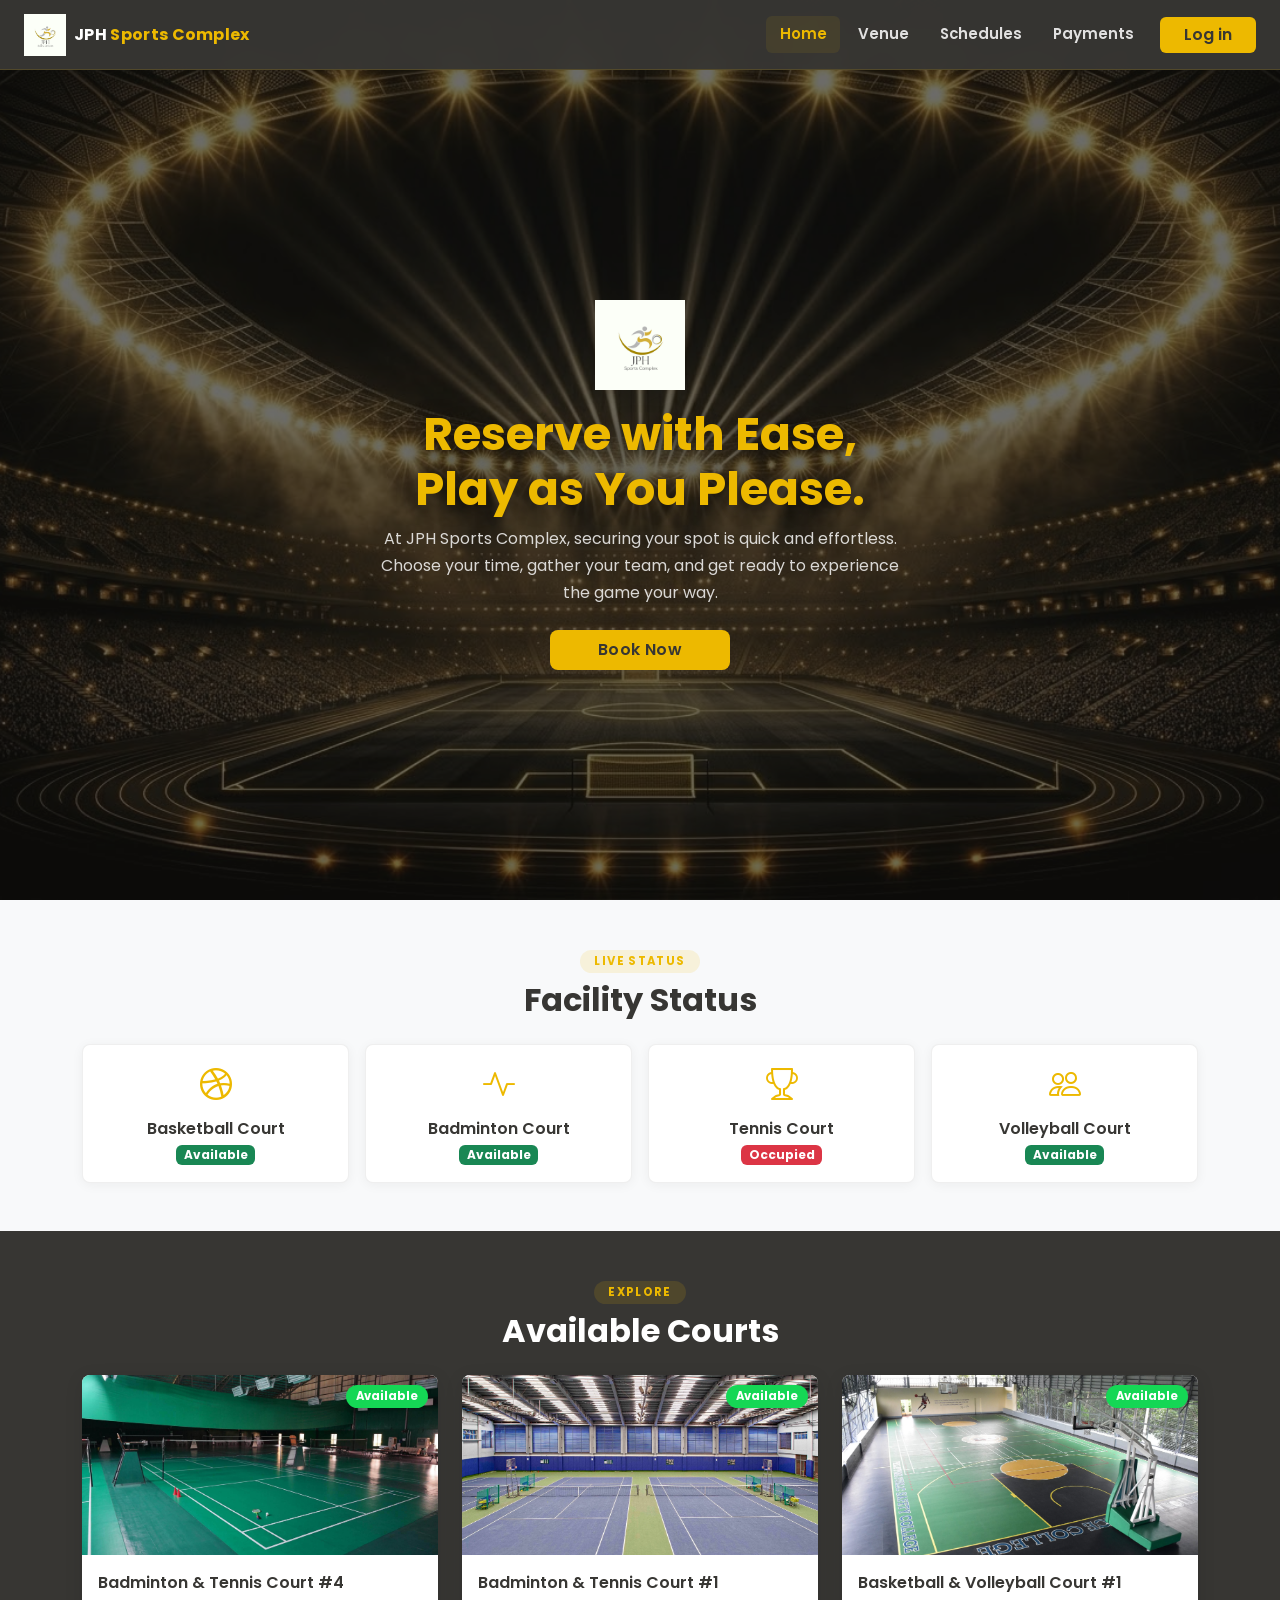
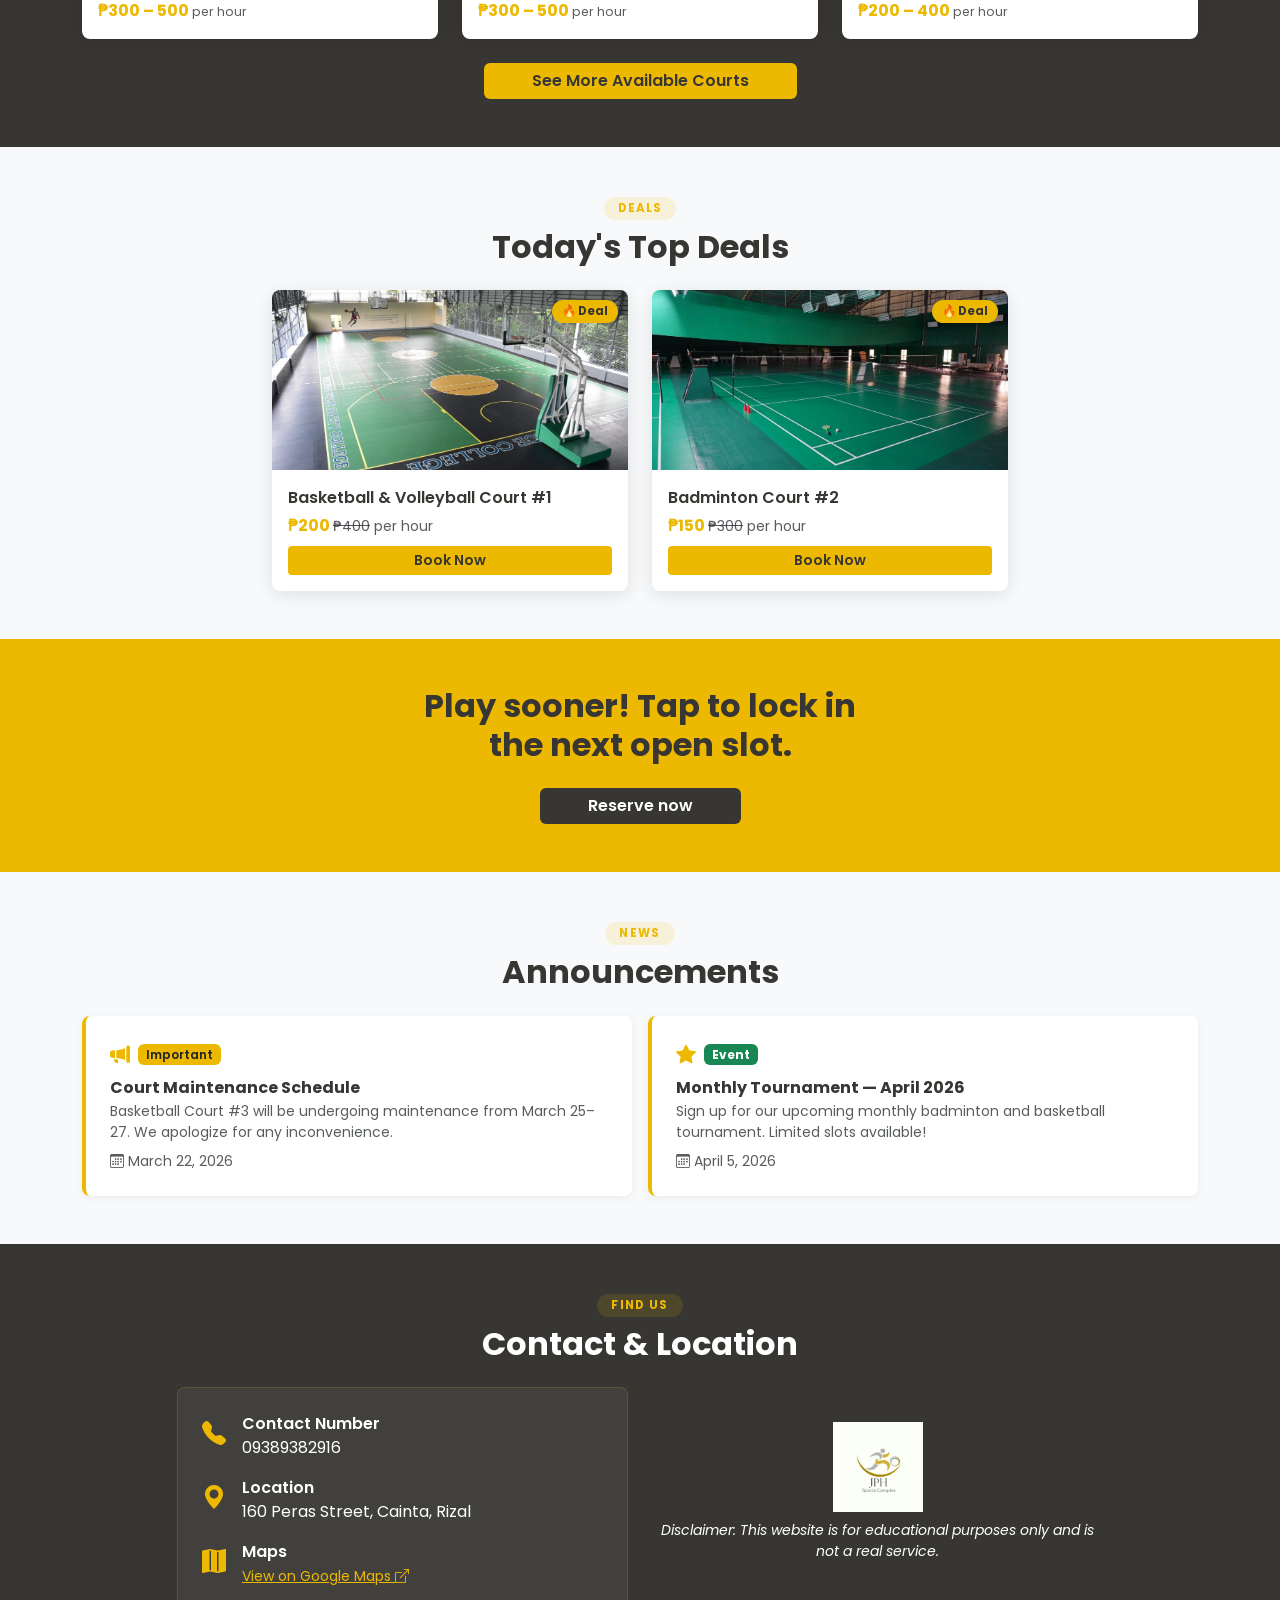
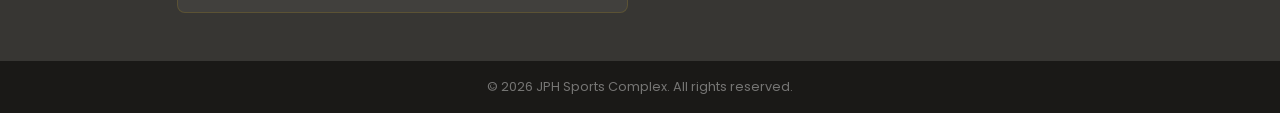
<file: index.html>
<!DOCTYPE html>
<html lang="en">
<head>
  <meta charset="UTF-8" />
  <meta name="viewport" content="width=device-width, initial-scale=1.0"/>
  <title>JPH Sports Complex</title>
  <link rel="icon" type="image/x-icon" href="img/logo.png">
  <link href="https://cdn.jsdelivr.net/npm/bootstrap@5.3.8/dist/css/bootstrap.min.css" rel="stylesheet" integrity="sha384-sRIl4kxILFvY47J16cr9ZwB07vP4J8+LH7qKQnuqkuIAvNWLzeN8tE5YBujZqJLB" crossorigin="anonymous">
  <link rel="preconnect" href="https://fonts.googleapis.com">
  <link rel="preconnect" href="https://fonts.gstatic.com" crossorigin>
  <link href="https://fonts.googleapis.com/css2?family=Poppins:ital,wght@0,100;0,200;0,300;0,400;0,500;0,600;0,700;0,800;0,900;1,100;1,200;1,300;1,400;1,500;1,600;1,700;1,800;1,900&display=swap" rel="stylesheet">
  <link rel="stylesheet" href="https://cdn.jsdelivr.net/npm/bootstrap-icons@1.11.3/font/bootstrap-icons.min.css">
  <link rel="stylesheet" href="styles.css">
</head>
<body>

<!-- NAVBAR -->
<nav class="navbar navbar-expand-lg navbar-dark jph-navbar fixed-top" id="mainNav">
  <div class="container-fluid px-3 px-lg-4">
    <a class="navbar-brand d-flex align-items-center gap-2" href="index.html">
      <img src="img/logo.png" alt="JPH Logo" height="42">
      <span class="brand-text">JPH <span class="text-yellow">Sports Complex</span></span>
    </a>
    <button class="navbar-toggler border-0" type="button" data-bs-toggle="collapse" data-bs-target="#navbarNav">
      <span class="navbar-toggler-icon"></span>
    </button>
    <div class="collapse navbar-collapse justify-content-end" id="navbarNav">
      <ul class="navbar-nav align-items-lg-center gap-lg-1">

        <!-- HOME -->
        <li class="nav-item dropdown mega-dropdown">
          <a class="nav-link fw-semibold active" href="index.html" role="button" data-bs-toggle="dropdown" aria-expanded="false">Home</a>
          <ul class="dropdown-menu jph-dropdown">
            <li><a class="dropdown-item" href="index.html#facility-status"><i class="bi bi-check-circle me-2 text-yellow"></i>Facility Status List</a></li>
            <li><a class="dropdown-item" href="index.html#top-deals"><i class="bi bi-fire me-2 text-yellow"></i>Today's Top Deals</a></li>
            <li><a class="dropdown-item" href="schedules.html"><i class="bi bi-lightning me-2 text-yellow"></i>Quick-Book Button</a></li>
            <li><a class="dropdown-item" href="index.html#announcements"><i class="bi bi-megaphone me-2 text-yellow"></i>Announcements</a></li>
            <li><a class="dropdown-item" href="index.html#contact"><i class="bi bi-telephone me-2 text-yellow"></i>Contact &amp; Location</a></li>
          </ul>
        </li>

        <!-- VENUE -->
        <li class="nav-item dropdown mega-dropdown">
          <a class="nav-link fw-semibold" href="venue.html" role="button" data-bs-toggle="dropdown" aria-expanded="false">Venue</a>
          <ul class="dropdown-menu jph-dropdown">
            <li><a class="dropdown-item" href="venue.html#basketball-volleyball"><i class="bi bi-dribbble me-2 text-yellow"></i>Basketball / Volleyball Details</a></li>
            <li><a class="dropdown-item" href="venue.html#badminton-tennis"><i class="bi bi-activity me-2 text-yellow"></i>Badminton / Tennis Details</a></li>
            <li><a class="dropdown-item" href="venue.html#amenities"><i class="bi bi-bag me-2 text-yellow"></i>Standard Amenities</a></li>
            <li><a class="dropdown-item" href="venue.html#equipment"><i class="bi bi-gear me-2 text-yellow"></i>Equipment Rental</a></li>
            <li><a class="dropdown-item" href="venue.html#event-booking"><i class="bi bi-calendar-event me-2 text-yellow"></i>Event Booking</a></li>
          </ul>
        </li>

        <!-- SCHEDULES -->
        <li class="nav-item dropdown mega-dropdown">
          <a class="nav-link fw-semibold" href="schedules.html" role="button" data-bs-toggle="dropdown" aria-expanded="false">Schedules</a>
          <ul class="dropdown-menu jph-dropdown">
            <li><a class="dropdown-item" href="schedules.html#time-slots"><i class="bi bi-clock me-2 text-yellow"></i>Hourly Time-Slot</a></li>
            <li><a class="dropdown-item" href="schedules.html#date-nav"><i class="bi bi-calendar3 me-2 text-yellow"></i>Date Navigator</a></li>
            <li><a class="dropdown-item" href="schedules.html#sport-filter"><i class="bi bi-funnel me-2 text-yellow"></i>Sport Filter Buttons</a></li>
            <li><a class="dropdown-item" href="schedules.html#booking-summary"><i class="bi bi-receipt me-2 text-yellow"></i>Booking Summary</a></li>
            <li><a class="dropdown-item" href="schedules.html#slot-locking"><i class="bi bi-lock me-2 text-yellow"></i>Live Slot Locking</a></li>
          </ul>
        </li>

        <!-- PAYMENTS -->
        <li class="nav-item dropdown mega-dropdown">
          <a class="nav-link fw-semibold" href="payments.html" role="button" data-bs-toggle="dropdown" aria-expanded="false">Payments</a>
          <ul class="dropdown-menu jph-dropdown">
            <li><a class="dropdown-item" href="payments.html#method"><i class="bi bi-credit-card me-2 text-yellow"></i>Payment Method Selection</a></li>
            <li><a class="dropdown-item" href="payments.html#breakdown"><i class="bi bi-list-ol me-2 text-yellow"></i>Price Breakdown</a></li>
            <li><a class="dropdown-item" href="payments.html#discount"><i class="bi bi-tag me-2 text-yellow"></i>Discount Code</a></li>
            <li><a class="dropdown-item" href="payments.html#erecipient"><i class="bi bi-envelope-check me-2 text-yellow"></i>E-Recipient</a></li>
            <li><a class="dropdown-item" href="payments.html#cancellation"><i class="bi bi-x-circle me-2 text-yellow"></i>Cancellation Status</a></li>
          </ul>
        </li>

        <!-- ACCOUNT (logged out) -->
        <li class="nav-item" id="navLoginBtn">
          <a class="btn btn-yellow ms-lg-2 px-4" href="login.html">Log in</a>
        </li>

        <!-- ACCOUNT (logged in) -->
        <li class="nav-item dropdown mega-dropdown d-none" id="navAccountMenu">
          <a class="nav-link fw-semibold d-flex align-items-center gap-1" href="#" role="button" data-bs-toggle="dropdown" aria-expanded="false">
            <i class="bi bi-person-circle fs-4 text-yellow"></i>
          </a>
          <ul class="dropdown-menu jph-dropdown dropdown-menu-end">
            <li><a class="dropdown-item" href="account.html#upcoming"><i class="bi bi-calendar-check me-2 text-yellow"></i>Upcoming Sessions</a></li>
            <li><a class="dropdown-item" href="account.html#past"><i class="bi bi-clock-history me-2 text-yellow"></i>Past Activity Log</a></li>
            <li><a class="dropdown-item" href="account.html#student"><i class="bi bi-mortarboard me-2 text-yellow"></i>Student Verification</a></li>
            <li><a class="dropdown-item" href="account.html#profile"><i class="bi bi-person-gear me-2 text-yellow"></i>Profile Settings</a></li>
            <li><a class="dropdown-item" href="account.html#support"><i class="bi bi-headset me-2 text-yellow"></i>Support Ticket Form</a></li>
            <li><hr class="dropdown-divider border-secondary"></li>
            <li><a class="dropdown-item text-danger" href="#" id="logoutBtn"><i class="bi bi-box-arrow-right me-2"></i>Log Out</a></li>
          </ul>
        </li>

      </ul>
    </div>
  </div>
</nav>

<!-- HERO -->
<section class="hero-section d-flex align-items-center justify-content-center text-center" style="background-image: url('img/background-landing.png');">
  <div class="hero-overlay"></div>
  <div class="container position-relative z-1" data-aos="fade-up">
    <img src="img/logo.png" alt="JPH Logo" class="hero-logo mb-3">
    <h1 class="hero-title text-yellow fw-bold">Reserve with Ease,<br>Play as You Please.</h1>
    <p class="hero-subtitle text-white mx-auto">At JPH Sports Complex, securing your spot is quick and effortless. Choose your time, gather your team, and get ready to experience the game your way.</p>
    <a href="schedules.html" class="btn btn-yellow btn-lg px-5 mt-2 hero-btn">Book Now</a>
  </div>
</section>

<!-- FACILITY STATUS -->
<section class="py-5 bg-light" id="facility-status">
  <div class="container">
    <div class="section-header text-center mb-4">
      <span class="section-tag">Live Status</span>
      <h2 class="section-title">Facility Status</h2>
    </div>
    <div class="row g-3">
      <div class="col-6 col-md-3">
        <div class="facility-card text-center p-3 rounded-3 h-100">
          <div class="facility-icon mb-2"><i class="bi bi-dribbble text-yellow fs-2"></i></div>
          <div class="fw-semibold">Basketball Court</div>
          <span class="badge bg-success mt-1">Available</span>
        </div>
      </div>
      <div class="col-6 col-md-3">
        <div class="facility-card text-center p-3 rounded-3 h-100">
          <div class="facility-icon mb-2"><i class="bi bi-activity text-yellow fs-2"></i></div>
          <div class="fw-semibold">Badminton Court</div>
          <span class="badge bg-success mt-1">Available</span>
        </div>
      </div>
      <div class="col-6 col-md-3">
        <div class="facility-card text-center p-3 rounded-3 h-100">
          <div class="facility-icon mb-2"><i class="bi bi-trophy text-yellow fs-2"></i></div>
          <div class="fw-semibold">Tennis Court</div>
          <span class="badge bg-danger mt-1">Occupied</span>
        </div>
      </div>
      <div class="col-6 col-md-3">
        <div class="facility-card text-center p-3 rounded-3 h-100">
          <div class="facility-icon mb-2"><i class="bi bi-people text-yellow fs-2"></i></div>
          <div class="fw-semibold">Volleyball Court</div>
          <span class="badge bg-success mt-1">Available</span>
        </div>
      </div>
    </div>
  </div>
</section>

<!-- AVAILABLE COURTS -->
<section class="py-5 bg-dark-section" id="available-courts">
  <div class="container">
    <div class="section-header text-center mb-4">
      <span class="section-tag">Explore</span>
      <h2 class="section-title text-white">Available Courts</h2>
    </div>
    <div class="row g-4 justify-content-center">
      <div class="col-12 col-md-6 col-lg-4">
        <div class="court-card rounded-3 overflow-hidden">
          <div class="court-img-wrap">
            <img src="img/badminton.jpg" alt="Badminton Court" class="w-100 court-img">
            <span class="badge-available">Available</span>
          </div>
          <div class="court-info p-3">
            <div class="fw-semibold">Badminton &amp; Tennis Court #4</div>
            <div class="text-yellow fw-bold mt-1">₱300 – 500 <small class="text-muted fw-normal fs-small">per hour</small></div>
          </div>
        </div>
      </div>
      <div class="col-12 col-md-6 col-lg-4">
        <div class="court-card rounded-3 overflow-hidden">
          <div class="court-img-wrap">
            <img src="img/tennis.jpg" alt="Tennis Court" class="w-100 court-img">
            <span class="badge-available">Available</span>
          </div>
          <div class="court-info p-3">
            <div class="fw-semibold">Badminton &amp; Tennis Court #1</div>
            <div class="text-yellow fw-bold mt-1">₱300 – 500 <small class="text-muted fw-normal fs-small">per hour</small></div>
          </div>
        </div>
      </div>
      <div class="col-12 col-md-6 col-lg-4">
        <div class="court-card rounded-3 overflow-hidden">
          <div class="court-img-wrap">
            <img src="img/basketball.jpg" alt="Basketball Court" class="w-100 court-img">
            <span class="badge-available">Available</span>
          </div>
          <div class="court-info p-3">
            <div class="fw-semibold">Basketball &amp; Volleyball Court #1</div>
            <div class="text-yellow fw-bold mt-1">₱200 – 400 <small class="text-muted fw-normal fs-small">per hour</small></div>
          </div>
        </div>
      </div>
    </div>
    <div class="text-center mt-4">
      <a href="venue.html" class="btn btn-yellow px-5">See More Available Courts</a>
    </div>
  </div>
</section>

<!-- TODAY'S TOP DEALS -->
<section class="py-5 bg-light" id="top-deals">
  <div class="container">
    <div class="section-header text-center mb-4">
      <span class="section-tag">Deals</span>
      <h2 class="section-title">Today's Top Deals</h2>
    </div>
    <div class="row g-4 justify-content-center">
      <div class="col-12 col-md-6 col-lg-4">
        <div class="court-card rounded-3 overflow-hidden">
          <div class="court-img-wrap">
            <img src="img/basketball.jpg" alt="Basketball Court" class="w-100 court-img">
            <span class="badge-deal">🔥 Deal</span>
          </div>
          <div class="court-info p-3">
            <div class="fw-semibold">Basketball &amp; Volleyball Court #1</div>
            <div class="mt-1">
              <span class="text-yellow fw-bold">₱200 </span><span class="text-decoration-line-through text-muted small">₱400</span>
              <small class="text-muted fw-normal"> per hour</small>
            </div>
            <a href="schedules.html" class="btn btn-yellow btn-sm mt-2 w-100">Book Now</a>
          </div>
        </div>
      </div>
      <div class="col-12 col-md-6 col-lg-4">
        <div class="court-card rounded-3 overflow-hidden">
          <div class="court-img-wrap">
            <img src="img/badminton.jpg" alt="Badminton Court" class="w-100 court-img">
            <span class="badge-deal">🔥 Deal</span>
          </div>
          <div class="court-info p-3">
            <div class="fw-semibold">Badminton Court #2</div>
            <div class="mt-1">
              <span class="text-yellow fw-bold">₱150 </span><span class="text-decoration-line-through text-muted small">₱300</span>
              <small class="text-muted fw-normal"> per hour</small>
            </div>
            <a href="schedules.html" class="btn btn-yellow btn-sm mt-2 w-100">Book Now</a>
          </div>
        </div>
      </div>
    </div>
  </div>
</section>

<!-- QUICK BOOK BANNER -->
<section class="quick-book-banner py-5 text-center text-white">
  <div class="container">
    <h2 class="fw-bold mb-2">Play sooner! Tap to lock in<br>the next open slot.</h2>
    <a href="schedules.html" class="btn btn-dark-solid mt-3 px-5">Reserve now</a>
  </div>
</section>

<!-- ANNOUNCEMENTS -->
<section class="py-5 bg-light" id="announcements">
  <div class="container">
    <div class="section-header text-center mb-4">
      <span class="section-tag">News</span>
      <h2 class="section-title">Announcements</h2>
    </div>
    <div class="row g-3">
      <div class="col-12 col-md-6">
        <div class="announcement-card p-4 rounded-3 h-100">
          <div class="d-flex align-items-center gap-2 mb-2">
            <i class="bi bi-megaphone-fill text-yellow fs-5"></i>
            <span class="badge bg-yellow text-dark fw-semibold">Important</span>
          </div>
          <h6 class="fw-bold mb-1">Court Maintenance Schedule</h6>
          <p class="text-muted small mb-0">Basketball Court #3 will be undergoing maintenance from March 25–27. We apologize for any inconvenience.</p>
          <div class="text-muted small mt-2"><i class="bi bi-calendar3 me-1"></i>March 22, 2026</div>
        </div>
      </div>
      <div class="col-12 col-md-6">
        <div class="announcement-card p-4 rounded-3 h-100">
          <div class="d-flex align-items-center gap-2 mb-2">
            <i class="bi bi-star-fill text-yellow fs-5"></i>
            <span class="badge bg-success">Event</span>
          </div>
          <h6 class="fw-bold mb-1">Monthly Tournament — April 2026</h6>
          <p class="text-muted small mb-0">Sign up for our upcoming monthly badminton and basketball tournament. Limited slots available!</p>
          <div class="text-muted small mt-2"><i class="bi bi-calendar3 me-1"></i>April 5, 2026</div>
        </div>
      </div>
    </div>
  </div>
</section>

<!-- CONTACT & LOCATION -->
<section class="py-5 bg-dark-section text-white" id="contact">
  <div class="container">
    <div class="section-header text-center mb-4">
      <span class="section-tag">Find Us</span>
      <h2 class="section-title text-white">Contact &amp; Location</h2>
    </div>
    <div class="row g-4 justify-content-center">
      <div class="col-12 col-md-5">
        <div class="contact-card p-4 rounded-3">
          <div class="d-flex align-items-start gap-3 mb-3">
            <i class="bi bi-telephone-fill text-yellow fs-4 mt-1"></i>
            <div>
              <div class="fw-semibold">Contact Number</div>
              <div>09389382916</div>
            </div>
          </div>
          <div class="d-flex align-items-start gap-3 mb-3">
            <i class="bi bi-geo-alt-fill text-yellow fs-4 mt-1"></i>
            <div>
              <div class="fw-semibold">Location</div>
              <div>160 Peras Street, Cainta, Rizal</div>
            </div>
          </div>
          <div class="d-flex align-items-start gap-3">
            <i class="bi bi-map-fill text-yellow fs-4 mt-1"></i>
            <div>
              <div class="fw-semibold">Maps</div>
              <a href="https://maps.app.goo.gl/1bdFZiewTG7jdw9SA" target="_blank" class="text-yellow small">View on Google Maps <i class="bi bi-box-arrow-up-right"></i></a>
            </div>
          </div>
        </div>
      </div>
      <div class="col-12 col-md-5 d-flex align-items-center justify-content-center">
        <div class="text-center">
          <img src="img/logo.png" alt="JPH Logo" height="90" class="opacity-100 mb-2">
          <p class="small fst-italic">Disclaimer: This website is for educational purposes only and is not a real service.</p>
        </div>
      </div>
    </div>
  </div>
</section>

<!-- FOOTER -->
<footer class="jph-footer py-3 text-center small">
  <div class="container">
    &copy; 2026 JPH Sports Complex. All rights reserved.
  </div>
</footer>

<script src="https://cdn.jsdelivr.net/npm/bootstrap@5.3.8/dist/js/bootstrap.bundle.min.js" integrity="sha384-FKyoEForCGlyvwx9Hj09JcYn3nv7wiPVlz7YYwJrWVcXK/BmnVDxM+D2scQbITxI" crossorigin="anonymous"></script>
<script src="auth.js"></script>
<script src="main.js"></script>
</body>
</html>
</file>
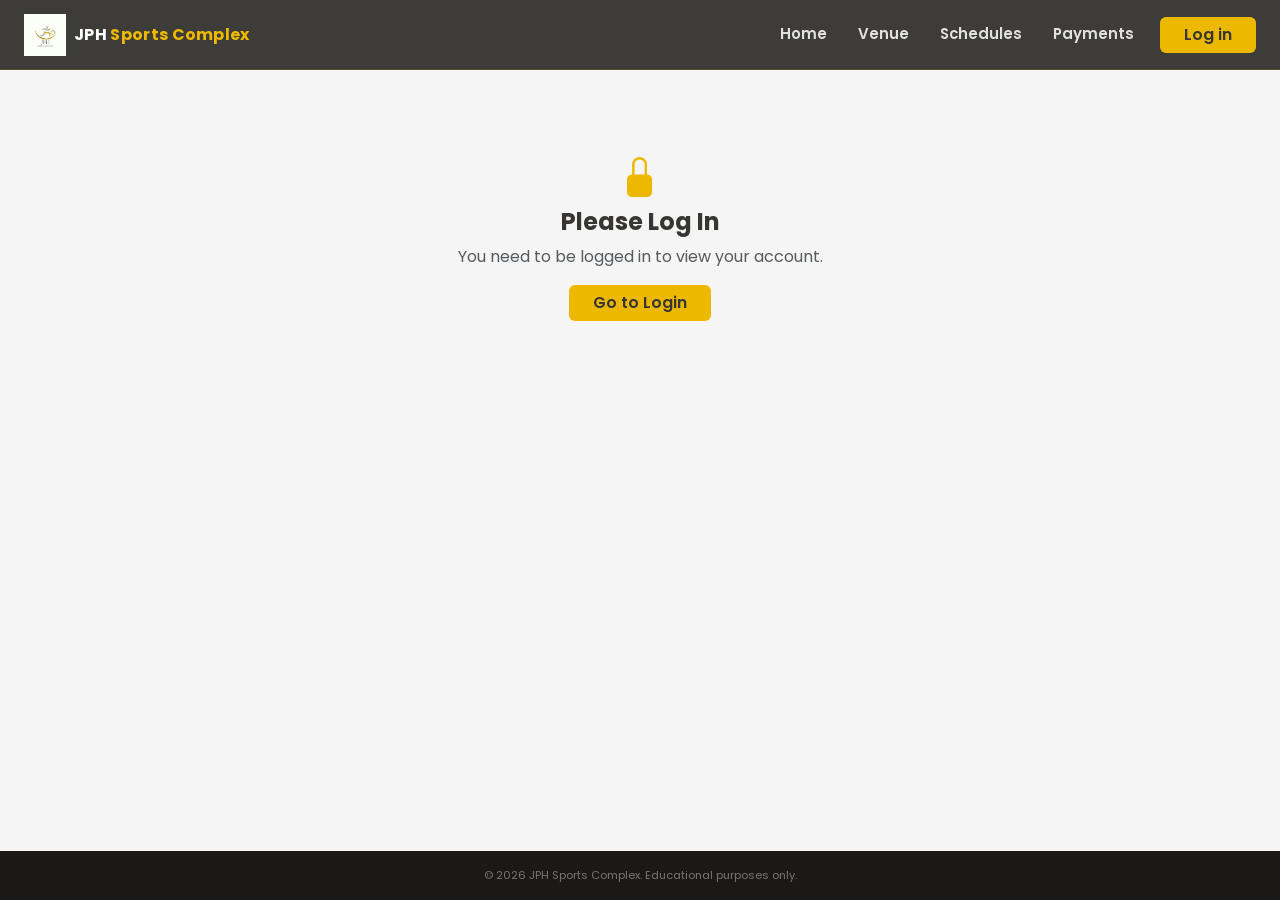
<file: account.html>
<!DOCTYPE html>
<html lang="en">
<head>
  <meta charset="UTF-8"/>
  <meta name="viewport" content="width=device-width, initial-scale=1.0"/>
  <title>Account – JPH Sports Complex</title>
  <link rel="icon" type="image/x-icon" href="img/logo.png">
  <link href="https://cdn.jsdelivr.net/npm/bootstrap@5.3.8/dist/css/bootstrap.min.css" rel="stylesheet" integrity="sha384-sRIl4kxILFvY47J16cr9ZwB07vP4J8+LH7qKQnuqkuIAvNWLzeN8tE5YBujZqJLB" crossorigin="anonymous">
  <link rel="preconnect" href="https://fonts.googleapis.com">
  <link rel="preconnect" href="https://fonts.gstatic.com" crossorigin>
  <link href="https://fonts.googleapis.com/css2?family=Poppins:ital,wght@0,100;0,200;0,300;0,400;0,500;0,600;0,700;0,800;0,900&display=swap" rel="stylesheet">
  <link rel="stylesheet" href="https://cdn.jsdelivr.net/npm/bootstrap-icons@1.11.3/font/bootstrap-icons.min.css">
  <link rel="stylesheet" href="styles.css">
</head>
<body>

<!-- NAVBAR -->
<nav class="navbar navbar-expand-lg navbar-dark jph-navbar fixed-top" id="mainNav">
  <div class="container-fluid px-3 px-lg-4">
    <a class="navbar-brand d-flex align-items-center gap-2" href="index.html">
      <img src="img/logo.png" alt="JPH Logo" height="42">
      <span class="brand-text">JPH <span class="text-yellow">Sports Complex</span></span>
    </a>
    <button class="navbar-toggler border-0" type="button" data-bs-toggle="collapse" data-bs-target="#navbarNav">
      <span class="navbar-toggler-icon"></span>
    </button>
    <div class="collapse navbar-collapse justify-content-end" id="navbarNav">
      <ul class="navbar-nav align-items-lg-center gap-lg-1">
        <li class="nav-item dropdown mega-dropdown">
          <a class="nav-link fw-semibold" href="index.html" data-bs-toggle="dropdown">Home</a>
          <ul class="dropdown-menu jph-dropdown">
            <li><a class="dropdown-item" href="index.html#facility-status"><i class="bi bi-check-circle me-2 text-yellow"></i>Facility Status List</a></li>
            <li><a class="dropdown-item" href="index.html#top-deals"><i class="bi bi-fire me-2 text-yellow"></i>Today's Top Deals</a></li>
            <li><a class="dropdown-item" href="schedules.html"><i class="bi bi-lightning me-2 text-yellow"></i>Quick-Book Button</a></li>
            <li><a class="dropdown-item" href="index.html#announcements"><i class="bi bi-megaphone me-2 text-yellow"></i>Announcements</a></li>
            <li><a class="dropdown-item" href="index.html#contact"><i class="bi bi-telephone me-2 text-yellow"></i>Contact &amp; Location</a></li>
          </ul>
        </li>
        <li class="nav-item dropdown mega-dropdown">
          <a class="nav-link fw-semibold" href="venue.html" data-bs-toggle="dropdown">Venue</a>
          <ul class="dropdown-menu jph-dropdown">
            <li><a class="dropdown-item" href="venue.html#basketball-volleyball"><i class="bi bi-dribbble me-2 text-yellow"></i>Basketball / Volleyball Details</a></li>
            <li><a class="dropdown-item" href="venue.html#badminton-tennis"><i class="bi bi-activity me-2 text-yellow"></i>Badminton / Tennis Details</a></li>
            <li><a class="dropdown-item" href="venue.html#amenities"><i class="bi bi-bag me-2 text-yellow"></i>Standard Amenities</a></li>
            <li><a class="dropdown-item" href="venue.html#equipment"><i class="bi bi-gear me-2 text-yellow"></i>Equipment Rental</a></li>
            <li><a class="dropdown-item" href="venue.html#event-booking"><i class="bi bi-calendar-event me-2 text-yellow"></i>Event Booking</a></li>
          </ul>
        </li>
        <li class="nav-item dropdown mega-dropdown">
          <a class="nav-link fw-semibold" href="schedules.html" data-bs-toggle="dropdown">Schedules</a>
          <ul class="dropdown-menu jph-dropdown">
            <li><a class="dropdown-item" href="schedules.html#time-slots"><i class="bi bi-clock me-2 text-yellow"></i>Hourly Time-Slot</a></li>
            <li><a class="dropdown-item" href="schedules.html#date-nav"><i class="bi bi-calendar3 me-2 text-yellow"></i>Date Navigator</a></li>
            <li><a class="dropdown-item" href="schedules.html#sport-filter"><i class="bi bi-funnel me-2 text-yellow"></i>Sport Filter Buttons</a></li>
            <li><a class="dropdown-item" href="schedules.html#booking-summary"><i class="bi bi-receipt me-2 text-yellow"></i>Booking Summary</a></li>
            <li><a class="dropdown-item" href="schedules.html#slot-locking"><i class="bi bi-lock me-2 text-yellow"></i>Live Slot Locking</a></li>
          </ul>
        </li>
        <li class="nav-item dropdown mega-dropdown">
          <a class="nav-link fw-semibold" href="payments.html" data-bs-toggle="dropdown">Payments</a>
          <ul class="dropdown-menu jph-dropdown">
            <li><a class="dropdown-item" href="payments.html#method"><i class="bi bi-credit-card me-2 text-yellow"></i>Payment Method Selection</a></li>
            <li><a class="dropdown-item" href="payments.html#breakdown"><i class="bi bi-list-ol me-2 text-yellow"></i>Price Breakdown</a></li>
            <li><a class="dropdown-item" href="payments.html#discount"><i class="bi bi-tag me-2 text-yellow"></i>Discount Code</a></li>
            <li><a class="dropdown-item" href="payments.html#erecipient"><i class="bi bi-envelope-check me-2 text-yellow"></i>E-Recipient</a></li>
            <li><a class="dropdown-item" href="payments.html#cancellation"><i class="bi bi-x-circle me-2 text-yellow"></i>Cancellation Status</a></li>
          </ul>
        </li>
        <li class="nav-item" id="navLoginBtn"><a class="btn btn-yellow ms-lg-2 px-4" href="login.html">Log in</a></li>
        <li class="nav-item dropdown mega-dropdown d-none" id="navAccountMenu">
          <a class="nav-link fw-semibold d-flex align-items-center gap-1" href="#" data-bs-toggle="dropdown"><i class="bi bi-person-circle fs-4 text-yellow"></i></a>
          <ul class="dropdown-menu jph-dropdown dropdown-menu-end">
            <li><a class="dropdown-item" href="#upcoming" onclick="switchTab('upcoming')"><i class="bi bi-calendar-check me-2 text-yellow"></i>Upcoming Sessions</a></li>
            <li><a class="dropdown-item" href="#past" onclick="switchTab('past')"><i class="bi bi-clock-history me-2 text-yellow"></i>Past Activity Log</a></li>
            <li><a class="dropdown-item" href="#student" onclick="switchTab('student')"><i class="bi bi-mortarboard me-2 text-yellow"></i>Student Verification</a></li>
            <li><a class="dropdown-item" href="#profile" onclick="switchTab('profile')"><i class="bi bi-person-gear me-2 text-yellow"></i>Profile Settings</a></li>
            <li><a class="dropdown-item" href="#support" onclick="switchTab('support')"><i class="bi bi-headset me-2 text-yellow"></i>Support Ticket Form</a></li>
            <li><hr class="dropdown-divider border-secondary"></li>
            <li><a class="dropdown-item text-danger" href="#" id="logoutBtn"><i class="bi bi-box-arrow-right me-2"></i>Log Out</a></li>
          </ul>
        </li>
      </ul>
    </div>
  </div>
</nav>

<!-- GUARD: redirect if not logged in -->
<div class="account-section pb-5">
  <div id="loginGuard" class="d-none text-center py-5">
    <i class="bi bi-lock-fill fs-1 text-yellow mb-3"></i>
    <h4 class="fw-bold">Please Log In</h4>
    <p class="text-muted">You need to be logged in to view your account.</p>
    <a href="login.html" class="btn btn-yellow px-4">Go to Login</a>
  </div>

  <div id="accountContent">
    <div class="container">
      <h1 class="text-center fw-bold mb-3" style="letter-spacing:0.08em;">ACCOUNT</h1>

      <!-- TABS -->
      <div class="account-tabs mb-4">
        <button class="account-tab-btn active" data-tab="upcoming" onclick="switchTab('upcoming')">Upcoming Sessions</button>
        <button class="account-tab-btn" data-tab="past" onclick="switchTab('past')">Past Activity Log</button>
        <button class="account-tab-btn" data-tab="student" onclick="switchTab('student')">Student Verification</button>
        <button class="account-tab-btn" data-tab="profile" onclick="switchTab('profile')">Profile Settings</button>
        <button class="account-tab-btn" data-tab="support" onclick="switchTab('support')">Support Ticket Form</button>
      </div>

      <!-- UPCOMING SESSIONS -->
      <div id="tab-upcoming">
        <p class="text-muted text-center small mb-4">Your upcoming court bookings and sessions</p>
        <div class="session-card" id="upcoming1">
          <div>
            <div class="session-info-item mb-2"><i class="bi bi-geo-alt-fill"></i> Basketball &amp; Volleyball Court #1</div>
            <div class="session-info-item mb-2"><i class="bi bi-calendar3"></i> Monday, February 17, 2026</div>
            <div class="session-info-item"><i class="bi bi-clock"></i> 9:00 AM – 10:00 AM</div>
            <span class="session-status-badge badge-confirmed mt-2 d-inline-block">Confirmed</span>
          </div>
          <div class="text-end">
            <div class="session-price mb-2">₱392.00</div>
            <button class="btn btn-sm fw-bold" style="background:var(--red);color:#fff;" onclick="cancelSession('upcoming1')">Cancel Booking</button>
          </div>
        </div>
        <div class="session-card" id="upcoming2">
          <div>
            <div class="session-info-item mb-2"><i class="bi bi-geo-alt-fill"></i> Basketball &amp; Volleyball Court #3</div>
            <div class="session-info-item mb-2"><i class="bi bi-calendar3"></i> Wednesday, February 26, 2026</div>
            <div class="session-info-item"><i class="bi bi-clock"></i> 6:00 PM – 8:00 PM</div>
            <span class="session-status-badge badge-confirmed mt-2 d-inline-block">Confirmed</span>
          </div>
          <div class="text-end">
            <div class="session-price mb-2">₱384.00</div>
            <button class="btn btn-sm fw-bold" style="background:var(--red);color:#fff;" onclick="cancelSession('upcoming2')">Cancel Booking</button>
          </div>
        </div>
        <div class="text-center mt-3">
          <a href="schedules.html" class="btn btn-yellow px-4">+ Book New Session</a>
        </div>
      </div>

      <!-- PAST ACTIVITY LOG -->
      <div id="tab-past" class="d-none">
        <p class="text-muted text-center small mb-4">History of your past bookings and sessions</p>
        <div class="session-card">
          <div>
            <div class="session-info-item mb-2"><i class="bi bi-geo-alt-fill"></i> Basketball &amp; Volleyball Court #1</div>
            <div class="session-info-item mb-2"><i class="bi bi-calendar3"></i> Monday, February 17, 2026</div>
            <div class="session-info-item"><i class="bi bi-clock"></i> 9:00 AM – 10:00 AM</div>
            <span class="session-status-badge badge-past mt-2 d-inline-block">Completed</span>
          </div>
          <div class="text-end">
            <div class="session-price mb-2">₱392.00</div>
            <button class="btn btn-sm fw-bold" style="background:var(--yellow);color:var(--dark);">View Receipt</button>
          </div>
        </div>
        <div class="session-card">
          <div>
            <div class="session-info-item mb-2"><i class="bi bi-geo-alt-fill"></i> Basketball &amp; Volleyball Court #3</div>
            <div class="session-info-item mb-2"><i class="bi bi-calendar3"></i> Wednesday, February 12, 2026</div>
            <div class="session-info-item"><i class="bi bi-clock"></i> 6:00 PM – 8:00 PM</div>
            <span class="session-status-badge badge-cancelled-tag mt-2 d-inline-block">Cancelled</span>
          </div>
          <div class="text-end">
            <div class="session-price mb-2">₱384.00</div>
            <button class="btn btn-sm fw-bold" style="background:var(--yellow);color:var(--dark);">View Receipt</button>
          </div>
        </div>
      </div>

      <!-- STUDENT VERIFICATION -->
      <div id="tab-student" class="d-none">
        <p class="text-muted text-center small mb-4">Verify your student status to receive exclusive discounts and benefits</p>
        <div class="row justify-content-center">
          <div class="col-12 col-md-7">
            <div class="verification-status-box">
              <i class="bi bi-exclamation-circle fs-4 text-muted"></i>
              <span>Not Verified – Upload your student ID to get verified</span>
            </div>
            <div class="spec-card">
              <h6 class="fw-bold mb-3">Upload Student ID</h6>
              <div class="mb-3">
                <label class="form-label">Student ID Number</label>
                <input type="text" class="form-control" placeholder="Enter your student ID number">
              </div>
              <div class="mb-3">
                <label class="form-label">University / School Name</label>
                <input type="text" class="form-control" placeholder="Enter your school name">
              </div>
              <div class="mb-3">
                <label class="form-label">Upload Student ID Image</label>
                <div class="upload-box" onclick="document.getElementById('studentIdFile').click()">
                  <i class="bi bi-cloud-upload fs-3 text-yellow mb-2"></i>
                  <div class="fw-semibold">Click to upload</div>
                  <div class="text-muted small">JPG, PNG, PDF up to 5MB</div>
                  <input type="file" id="studentIdFile" class="d-none" accept="image/*,.pdf">
                </div>
              </div>
              <button class="btn btn-yellow w-100 py-2 fw-bold" onclick="alert('Verification submitted! Our team will review within 24-48 hours.')">Submit for Verification</button>
            </div>
          </div>
        </div>
      </div>

      <!-- PROFILE SETTINGS -->
      <div id="tab-profile" class="d-none">
        <p class="text-muted text-center small mb-4">Manage your account information and preferences</p>
        <div class="row justify-content-center">
          <div class="col-12 col-md-7">
            <div class="spec-card mb-3">
              <h6 class="fw-bold mb-3">Personal Information</h6>
              <div class="row g-3 mb-3">
                <div class="col-6">
                  <label class="form-label"><i class="bi bi-person me-1"></i>First Name</label>
                  <input type="text" class="form-control" id="profileFirst" value="Christian Joshua">
                </div>
                <div class="col-6">
                  <label class="form-label"><i class="bi bi-person me-1"></i>Last Name</label>
                  <input type="text" class="form-control" id="profileLast" value="Lacerna">
                </div>
              </div>
              <div class="mb-3">
                <label class="form-label"><i class="bi bi-envelope me-1"></i>Email Address</label>
                <input type="email" class="form-control" value="demo@jph.com">
              </div>
                  <!-- Added phone number field -->
            <div class="mt-3">
                <label class="form-label">Phone Number</label>
                <div class="input-group">
                  <span class="input-group-text">+63</span>
                  <input 
                    type="tel" 
                    id="regPhone" 
                    class="form-control" 
                    placeholder="9XX XXX XXXX"
                    maxlength="10"
                  >
              </div>
            </div>

            </div>
            <div class="spec-card mb-3">
              <h6 class="fw-bold mb-3">Change Password</h6>
              <div class="mb-3">
                <label class="form-label">Current Password</label>
                <input type="password" class="form-control" placeholder="Enter Current Password">
              </div>
              <div class="mb-3">
                <label class="form-label">New Password</label>
                <input type="password" class="form-control" placeholder="Enter New Password">
              </div>
              <div class="mb-3">
                <label class="form-label">Confirm New Password</label>
                <input type="password" class="form-control" placeholder="Confirm New Password">
              </div>
            </div>
            <button class="btn btn-yellow w-100 py-2 fw-bold" onclick="alert('Changes saved successfully!')">Save Changes</button>
          </div>
        </div>
      </div>

      <!-- SUPPORT TICKET FORM -->
      <div id="tab-support" class="d-none">
        <p class="text-muted text-center small mb-4">Need help? Submit a support ticket and our team will get back to you</p>
        <div class="row justify-content-center">
          <div class="col-12 col-md-7">
            <div class="spec-card mb-3">
              <h6 class="fw-bold mb-3">Contact Information</h6>
              <label class="form-label"><i class="bi bi-envelope me-1"></i>Email Address</label>
              <input type="email" class="form-control mb-1" placeholder="emailexample@gmail.com">
              <div class="text-muted small">We'll send updates about your ticket to this email</div>
            </div>
            <div class="spec-card mb-3">
              <div class="row g-3">
                <div class="col-6">
                  <label class="form-label fw-semibold">Category</label>
                  <select class="form-select">
                    <option>Select a Category</option>
                    <option>Booking Issue</option>
                    <option>Payment Problem</option>
                    <option>Court Complaint</option>
                    <option>Account Help</option>
                    <option>Other</option>
                  </select>
                </div>
                <div class="col-6">
                  <label class="form-label fw-semibold">Priority</label>
                  <select class="form-select">
                    <option>Select Priority</option>
                    <option>Low</option>
                    <option>Medium</option>
                    <option>High</option>
                    <option>Urgent</option>
                  </select>
                </div>
              </div>
              <div class="mt-3">
                <label class="form-label fw-semibold">Description</label>
                <textarea class="form-control" rows="5" placeholder="Please describe your issue in detail..."></textarea>
              </div>
            </div>
            <div class="tip-box mb-3">
              <div class="d-flex align-items-start gap-2">
                <i class="bi bi-exclamation-circle-fill text-yellow mt-1"></i>
                <div>
                  <strong>Before submitting:</strong>
                  <ul class="mt-1">
                    <li>Check our FAQ section for quick answers</li>
                    <li>Provide as much detail as possible</li>
                    <li>Include any relevant booking or transaction IDs</li>
                    <li>Response time: 24-48 hours for most tickets</li>
                  </ul>
                </div>
              </div>
            </div>
            <button class="btn btn-yellow w-100 py-2 fw-bold" onclick="alert('Support ticket submitted! We\'ll get back to you within 24-48 hours.')">
              <i class="bi bi-chat-left-dots me-2"></i>Submit Support Ticket
            </button>
          </div>
        </div>
      </div>

    </div>
  </div>
</div>

<!-- FOOTER -->
<footer class="jph-footer py-3 text-center">
  <div class="container small">&copy; 2026 JPH Sports Complex. Educational purposes only.</div>
</footer>

<script src="https://cdn.jsdelivr.net/npm/bootstrap@5.3.8/dist/js/bootstrap.bundle.min.js" integrity="sha384-FKyoEForCGlyvwx9Hj09JcYn3nv7wiPVlz7YYwJrWVcXK/BmnVDxM+D2scQbITxI" crossorigin="anonymous"></script>
<script src="auth.js"></script>
<script>
// Guard
document.addEventListener('DOMContentLoaded', () => {
  if (!isLoggedIn()) {
    document.getElementById('accountContent').classList.add('d-none');
    document.getElementById('loginGuard').classList.remove('d-none');
  }
  // Handle hash navigation
  const hash = window.location.hash.replace('#','');
  if (['upcoming','past','student','profile','support'].includes(hash)) switchTab(hash);
});

function switchTab(tab) {
  document.querySelectorAll('[id^="tab-"]').forEach(el => el.classList.add('d-none'));
  document.querySelectorAll('.account-tab-btn').forEach(btn => btn.classList.remove('active'));
  document.getElementById('tab-'+tab).classList.remove('d-none');
  document.querySelector(`[data-tab="${tab}"]`).classList.add('active');
  window.location.hash = tab;
}

function cancelSession(id) {
  if(confirm('Cancel this booking? Free cancellation up to 24 hours before your session.')) {
    const card = document.getElementById(id);
    const badge = card.querySelector('.session-status-badge');
    badge.textContent = 'Cancelled';
    badge.className = 'session-status-badge badge-cancelled-tag mt-2 d-inline-block';
    card.querySelector('button').disabled = true;
  }
}

  phoneInput.addEventListener("input", () => {
    phoneInput.value = phoneInput.value.replace(/[^0-9]/g, "");
  });
</script>
</body>
</html>
</file>
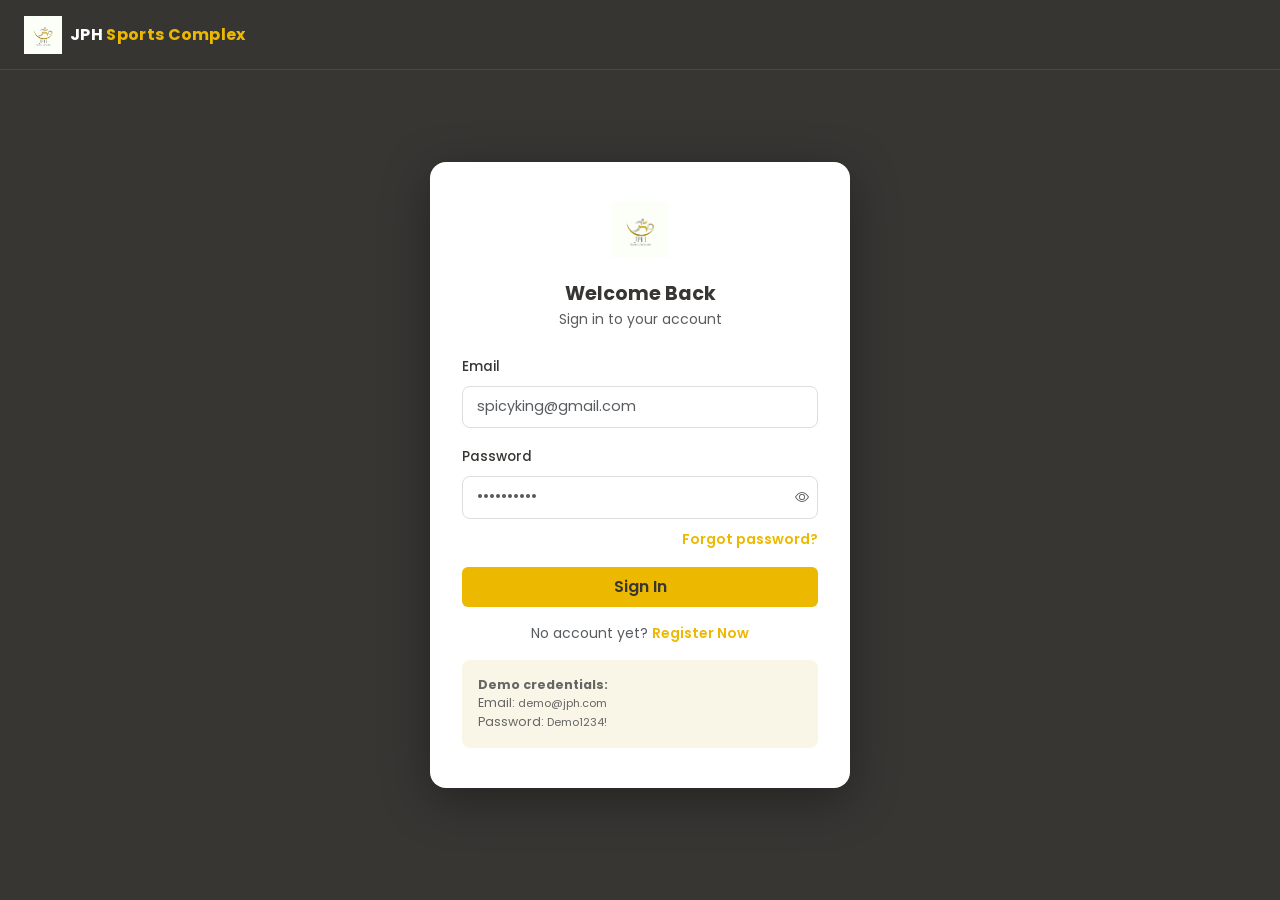
<file: login.html>
<!DOCTYPE html>
<html lang="en">
<head>
  <meta charset="UTF-8"/>
  <meta name="viewport" content="width=device-width, initial-scale=1.0"/>
  <title>Log In – JPH Sports Complex</title>
  <link rel="icon" type="image/x-icon" href="img/logo.png">
  <link href="https://cdn.jsdelivr.net/npm/bootstrap@5.3.8/dist/css/bootstrap.min.css" rel="stylesheet" integrity="sha384-sRIl4kxILFvY47J16cr9ZwB07vP4J8+LH7qKQnuqkuIAvNWLzeN8tE5YBujZqJLB" crossorigin="anonymous">
  <link rel="preconnect" href="https://fonts.googleapis.com">
  <link rel="preconnect" href="https://fonts.gstatic.com" crossorigin>
  <link href="https://fonts.googleapis.com/css2?family=Poppins:ital,wght@0,100;0,200;0,300;0,400;0,500;0,600;0,700;0,800;0,900&display=swap" rel="stylesheet">
  <link rel="stylesheet" href="https://cdn.jsdelivr.net/npm/bootstrap-icons@1.11.3/font/bootstrap-icons.min.css">
  <link rel="stylesheet" href="styles.css">
</head>
<body>

<!-- MINIMAL NAV -->
<nav class="navbar navbar-dark jph-navbar fixed-top px-4">
  <a class="navbar-brand d-flex align-items-center gap-2" href="index.html">
    <img src="img/logo.png" alt="JPH" height="38">
    <span class="brand-text">JPH <span class="text-yellow">Sports Complex</span></span>
  </a>
</nav>

<div class="auth-page">
  <div class="auth-card">
    <div class="logo-wrap">
      <img src="img/logo.png" alt="JPH Logo">
    </div>
    <h2 class="text-center mb-1">Welcome Back</h2>
    <p class="text-muted text-center small mb-4">Sign in to your account</p>

    <div id="loginError" class="alert alert-danger py-2 small d-none"></div>

    <div class="mb-3">
      <label class="form-label">Email</label>
      <input type="email" id="loginEmail" class="form-control" placeholder="spicyking@gmail.com">
    </div>
    <div class="mb-2">
      <label class="form-label">Password</label>
      <div class="position-relative">
        <input type="password" id="loginPassword" class="form-control pe-5" placeholder="••••••••••">
        <button type="button" class="btn btn-sm position-absolute end-0 top-50 translate-middle-y me-1 p-1 text-muted" id="togglePwd">
          <i class="bi bi-eye" id="eyeIcon"></i>
        </button>
      </div>
    </div>
    <div class="text-end mb-3">
      <a href="#" class="auth-link small">Forgot password?</a>
    </div>
    <button class="btn btn-yellow w-100 py-2 mb-3" id="loginBtn">Sign In</button>
    <p class="text-center small text-muted">No account yet? <a href="register.html" class="auth-link">Register Now</a></p>

    <div class="mt-3 p-3 rounded-3" style="background:#f9f5e7; font-size:0.78rem; color:#666;">
      <strong>Demo credentials:</strong><br>
      Email: <small>demo@jph.com</small><br>
      Password: <small>Demo1234!</small>
    </div>
  </div>
</div>

<script src="https://cdn.jsdelivr.net/npm/bootstrap@5.3.8/dist/js/bootstrap.bundle.min.js" integrity="sha384-FKyoEForCGlyvwx9Hj09JcYn3nv7wiPVlz7YYwJrWVcXK/BmnVDxM+D2scQbITxI" crossorigin="anonymous"></script>
<script src="auth.js"></script>
<script>
const DUMMY = { email: 'demo@jph.com', password: 'Demo1234!' };

document.getElementById('loginBtn').addEventListener('click', () => {
  const email = document.getElementById('loginEmail').value.trim();
  const pwd = document.getElementById('loginPassword').value;
  const err = document.getElementById('loginError');
  if (!email || !pwd) { err.textContent = 'Please fill in all fields.'; err.classList.remove('d-none'); return; }
  if (email === DUMMY.email && pwd === DUMMY.password) {
    localStorage.setItem('jph_logged_in', 'true');
    localStorage.setItem('jph_user', JSON.stringify({ firstName: 'Christian Joshua', lastName: 'Lacerna' }));
    window.location.href = 'index.html';
  } else {
    err.textContent = 'Invalid email or password. Try demo@jph.com / Demo1234!';
    err.classList.remove('d-none');
  }
});

document.getElementById('loginPassword').addEventListener('keydown', (e) => {
  if (e.key === 'Enter') document.getElementById('loginBtn').click();
});

document.getElementById('togglePwd').addEventListener('click', () => {
  const inp = document.getElementById('loginPassword');
  const icon = document.getElementById('eyeIcon');
  if (inp.type === 'password') { inp.type = 'text'; icon.className = 'bi bi-eye-slash'; }
  else { inp.type = 'password'; icon.className = 'bi bi-eye'; }
});
</script>
</body>
</html>
</file>
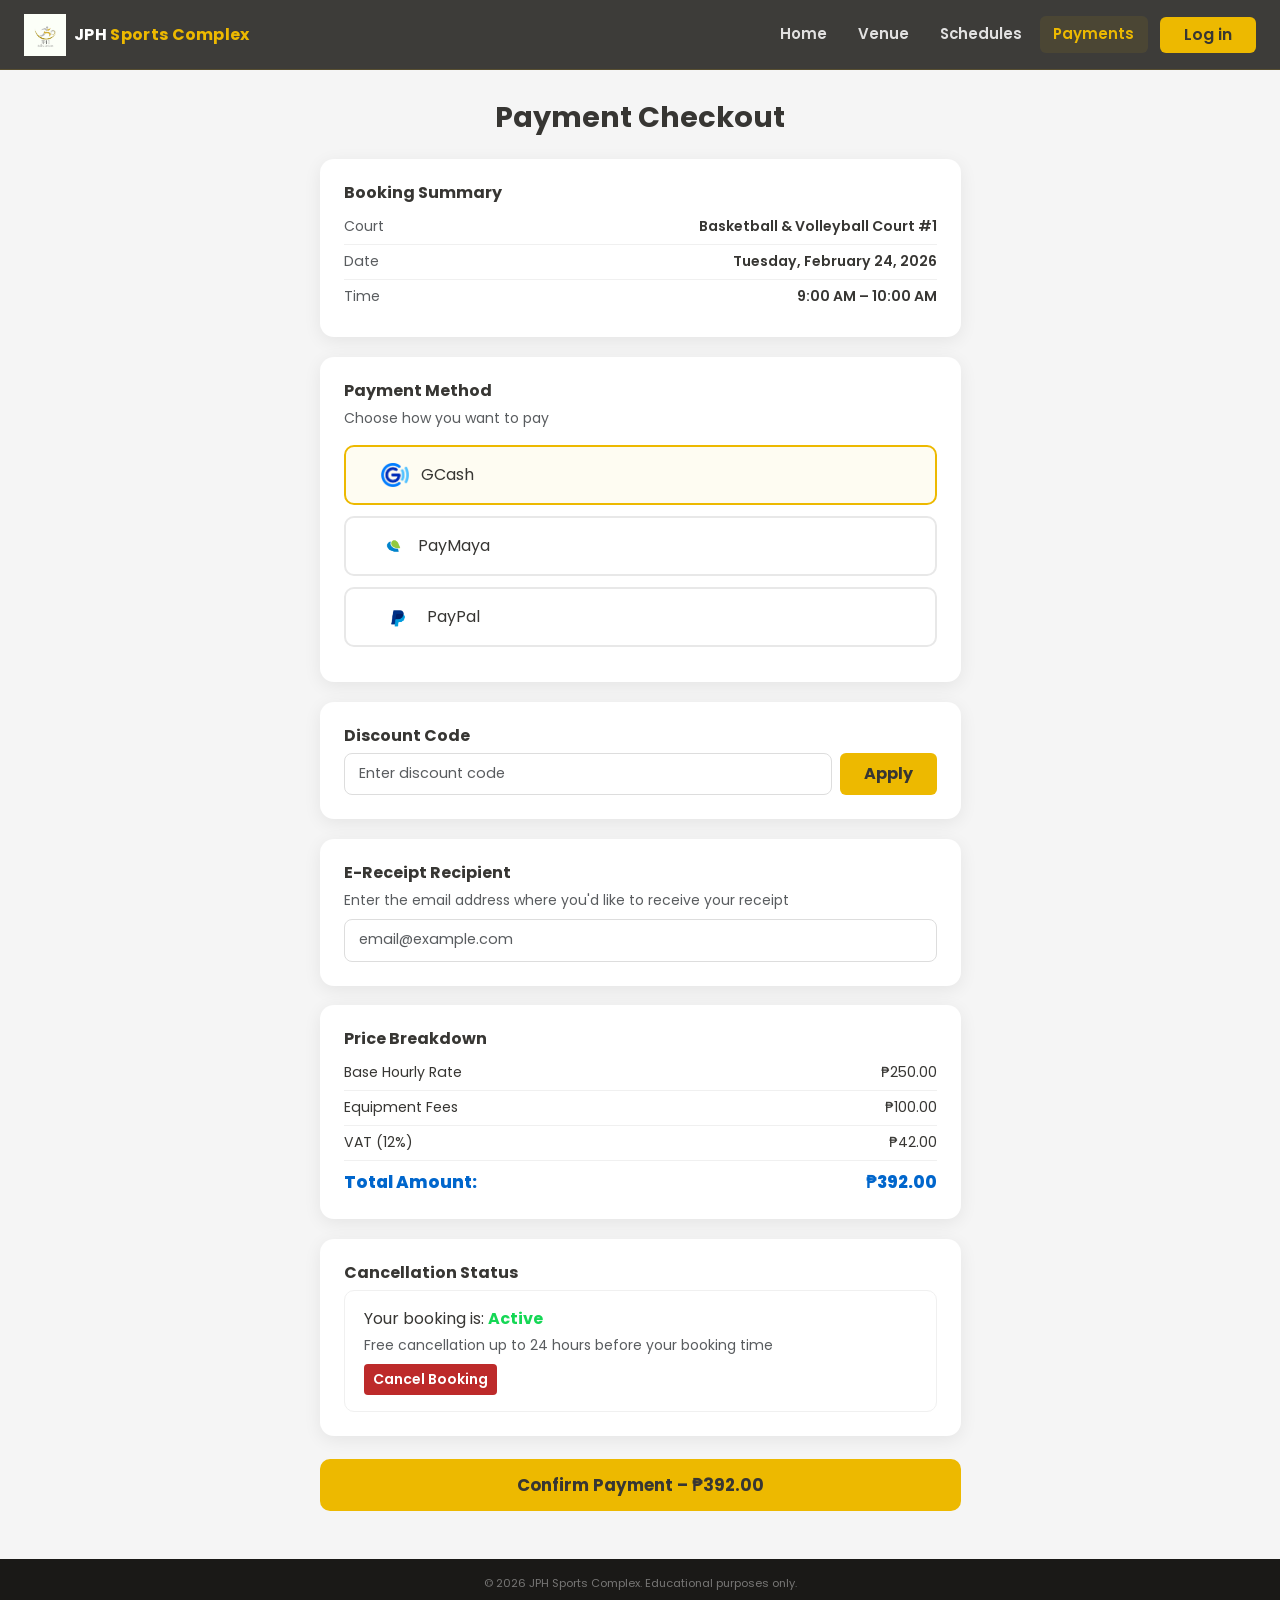
<file: payments.html>
<!DOCTYPE html>
<html lang="en">
<head>
  <meta charset="UTF-8"/>
  <meta name="viewport" content="width=device-width, initial-scale=1.0"/>
  <title>Payments – JPH Sports Complex</title>
  <link rel="icon" type="image/x-icon" href="img/logo.png">
  <link href="https://cdn.jsdelivr.net/npm/bootstrap@5.3.8/dist/css/bootstrap.min.css" rel="stylesheet" integrity="sha384-sRIl4kxILFvY47J16cr9ZwB07vP4J8+LH7qKQnuqkuIAvNWLzeN8tE5YBujZqJLB" crossorigin="anonymous">
  <link rel="preconnect" href="https://fonts.googleapis.com">
  <link rel="preconnect" href="https://fonts.gstatic.com" crossorigin>
  <link href="https://fonts.googleapis.com/css2?family=Poppins:ital,wght@0,100;0,200;0,300;0,400;0,500;0,600;0,700;0,800;0,900&display=swap" rel="stylesheet">
  <link rel="stylesheet" href="https://cdn.jsdelivr.net/npm/bootstrap-icons@1.11.3/font/bootstrap-icons.min.css">
  <link rel="stylesheet" href="styles.css">
  <style>
    .gcash-color { color: #0064d8; }
    .paymaya-color { color: #00a94f; }
    .paypal-color { color: #003087; }
    .method-logo { font-size: 1.1rem; font-weight: 800; }
    .payment-logo-img { height: 24px; width: auto; vertical-align: middle; margin-left: 4px; }
    .confirm-btn { background: var(--yellow); color: var(--dark); font-weight: 700; font-size: 1.05rem; border: none; border-radius: 10px; width: 100%; padding: 0.85rem; cursor: pointer; transition: background 0.2s; }
    .confirm-btn:hover { background: var(--yellow-light); }
    .success-overlay { display:none; position:fixed; inset:0; background:rgba(20,18,15,0.85); z-index:9999; align-items:center; justify-content:center; }
    .success-overlay.show { display:flex; }
    .success-box { background:#fff; border-radius:20px; padding:2.5rem; text-align:center; max-width:380px; width:90%; }
    .success-icon { font-size:3.5rem; color:var(--green); }
  </style>
</head>
<body>

<!-- NAVBAR -->
<nav class="navbar navbar-expand-lg navbar-dark jph-navbar fixed-top" id="mainNav">
  <div class="container-fluid px-3 px-lg-4">
    <a class="navbar-brand d-flex align-items-center gap-2" href="index.html">
      <img src="img/logo.png" alt="JPH Logo" height="42">
      <span class="brand-text">JPH <span class="text-yellow">Sports Complex</span></span>
    </a>
    <button class="navbar-toggler border-0" type="button" data-bs-toggle="collapse" data-bs-target="#navbarNav">
      <span class="navbar-toggler-icon"></span>
    </button>
    <div class="collapse navbar-collapse justify-content-end" id="navbarNav">
      <ul class="navbar-nav align-items-lg-center gap-lg-1">
        <li class="nav-item dropdown mega-dropdown">
          <a class="nav-link fw-semibold" href="index.html" data-bs-toggle="dropdown">Home</a>
          <ul class="dropdown-menu jph-dropdown">
            <li><a class="dropdown-item" href="index.html#facility-status"><i class="bi bi-check-circle me-2 text-yellow"></i>Facility Status List</a></li>
            <li><a class="dropdown-item" href="index.html#top-deals"><i class="bi bi-fire me-2 text-yellow"></i>Today's Top Deals</a></li>
            <li><a class="dropdown-item" href="schedules.html"><i class="bi bi-lightning me-2 text-yellow"></i>Quick-Book Button</a></li>
            <li><a class="dropdown-item" href="index.html#announcements"><i class="bi bi-megaphone me-2 text-yellow"></i>Announcements</a></li>
            <li><a class="dropdown-item" href="index.html#contact"><i class="bi bi-telephone me-2 text-yellow"></i>Contact &amp; Location</a></li>
          </ul>
        </li>
        <li class="nav-item dropdown mega-dropdown">
          <a class="nav-link fw-semibold" href="venue.html" data-bs-toggle="dropdown">Venue</a>
          <ul class="dropdown-menu jph-dropdown">
            <li><a class="dropdown-item" href="venue.html#basketball-volleyball"><i class="bi bi-dribbble me-2 text-yellow"></i>Basketball / Volleyball Details</a></li>
            <li><a class="dropdown-item" href="venue.html#badminton-tennis"><i class="bi bi-activity me-2 text-yellow"></i>Badminton / Tennis Details</a></li>
            <li><a class="dropdown-item" href="venue.html#amenities"><i class="bi bi-bag me-2 text-yellow"></i>Standard Amenities</a></li>
            <li><a class="dropdown-item" href="venue.html#equipment"><i class="bi bi-gear me-2 text-yellow"></i>Equipment Rental</a></li>
            <li><a class="dropdown-item" href="venue.html#event-booking"><i class="bi bi-calendar-event me-2 text-yellow"></i>Event Booking</a></li>
          </ul>
        </li>
        <li class="nav-item dropdown mega-dropdown">
          <a class="nav-link fw-semibold" href="schedules.html" data-bs-toggle="dropdown">Schedules</a>
          <ul class="dropdown-menu jph-dropdown">
            <li><a class="dropdown-item" href="schedules.html#time-slots"><i class="bi bi-clock me-2 text-yellow"></i>Hourly Time-Slot</a></li>
            <li><a class="dropdown-item" href="schedules.html#date-nav"><i class="bi bi-calendar3 me-2 text-yellow"></i>Date Navigator</a></li>
            <li><a class="dropdown-item" href="schedules.html#sport-filter"><i class="bi bi-funnel me-2 text-yellow"></i>Sport Filter Buttons</a></li>
            <li><a class="dropdown-item" href="schedules.html#booking-summary"><i class="bi bi-receipt me-2 text-yellow"></i>Booking Summary</a></li>
            <li><a class="dropdown-item" href="schedules.html#slot-locking"><i class="bi bi-lock me-2 text-yellow"></i>Live Slot Locking</a></li>
          </ul>
        </li>
        <li class="nav-item dropdown mega-dropdown">
          <a class="nav-link fw-semibold active" href="payments.html" data-bs-toggle="dropdown">Payments</a>
          <ul class="dropdown-menu jph-dropdown">
            <li><a class="dropdown-item" href="#method"><i class="bi bi-credit-card me-2 text-yellow"></i>Payment Method Selection</a></li>
            <li><a class="dropdown-item" href="#breakdown"><i class="bi bi-list-ol me-2 text-yellow"></i>Price Breakdown</a></li>
            <li><a class="dropdown-item" href="#discount"><i class="bi bi-tag me-2 text-yellow"></i>Discount Code</a></li>
            <li><a class="dropdown-item" href="#erecipient"><i class="bi bi-envelope-check me-2 text-yellow"></i>E-Recipient</a></li>
            <li><a class="dropdown-item" href="#cancellation"><i class="bi bi-x-circle me-2 text-yellow"></i>Cancellation Status</a></li>
          </ul>
        </li>
        <li class="nav-item" id="navLoginBtn"><a class="btn btn-yellow ms-lg-2 px-4" href="login.html">Log in</a></li>
        <li class="nav-item dropdown mega-dropdown d-none" id="navAccountMenu">
          <a class="nav-link fw-semibold d-flex align-items-center gap-1" href="#" data-bs-toggle="dropdown"><i class="bi bi-person-circle fs-4 text-yellow"></i></a>
          <ul class="dropdown-menu jph-dropdown dropdown-menu-end">
            <li><a class="dropdown-item" href="account.html#upcoming"><i class="bi bi-calendar-check me-2 text-yellow"></i>Upcoming Sessions</a></li>
            <li><a class="dropdown-item" href="account.html#past"><i class="bi bi-clock-history me-2 text-yellow"></i>Past Activity Log</a></li>
            <li><a class="dropdown-item" href="account.html#student"><i class="bi bi-mortarboard me-2 text-yellow"></i>Student Verification</a></li>
            <li><a class="dropdown-item" href="account.html#profile"><i class="bi bi-person-gear me-2 text-yellow"></i>Profile Settings</a></li>
            <li><a class="dropdown-item" href="account.html#support"><i class="bi bi-headset me-2 text-yellow"></i>Support Ticket Form</a></li>
            <li><hr class="dropdown-divider border-secondary"></li>
            <li><a class="dropdown-item text-danger" href="#" id="logoutBtn"><i class="bi bi-box-arrow-right me-2"></i>Log Out</a></li>
          </ul>
        </li>
      </ul>
    </div>
  </div>
</nav>

<!-- PAGE -->
<div class="payments-section pb-5">
  <div class="container">
    <h1 class="fw-bold text-center mb-4" style="font-size:1.8rem;">Payment Checkout</h1>

    <div class="row g-4 justify-content-center">
      <div class="col-12 col-lg-7">

        <!-- BOOKING SUMMARY -->
        <div class="payment-card">
          <h6>Booking Summary</h6>
          <div class="price-row"><span class="text-muted">Court</span><span class="fw-semibold" id="pCourt">Basketball &amp; Volleyball Court #1</span></div>
          <div class="price-row"><span class="text-muted">Date</span><span class="fw-semibold" id="pDate">Tuesday, February 24, 2026</span></div>
          <div class="price-row" style="border:none"><span class="text-muted">Time</span><span class="fw-semibold" id="pTime">9:00 AM – 10:00 AM</span></div>
        </div>

        <!-- PAYMENT METHOD -->
        <div class="payment-card" id="method">
          <h6>Payment Method</h6>
          <p class="text-muted small mb-3">Choose how you want to pay</p>
<div class="method-option active" data-method="gcash"><span class="method-logo gcash-color"></span><img src="img/gcash-logo.png" alt="" class="payment-logo-img">GCash</div>
<div class="method-option" data-method="paymaya"><span class="method-logo paymaya-color"></span><img src="img/paymaya-logo.png" alt="" class="payment-logo-img">PayMaya</div>
<div class="method-option" data-method="paypal"><span class="method-logo paypal-color"></span><img src="img/paypal-logo.png" alt="" class="payment-logo-img">PayPal</div>
        </div>

        <!-- DISCOUNT CODE -->
        <div class="payment-card" id="discount">
          <h6>Discount Code</h6>
          <div class="d-flex gap-2 mt-2">
            <input type="text" class="form-control" id="discountInput" placeholder="Enter discount code">
            <button class="btn btn-yellow px-4 fw-bold" id="applyDiscount">Apply</button>
          </div>
          <div class="text-success small mt-2 d-none" id="discountMsg"></div>
          <div class="text-danger small mt-2 d-none" id="discountErr"></div>
        </div>

        <!-- E-RECIPIENT -->
        <div class="payment-card" id="erecipient">
          <h6>E-Receipt Recipient</h6>
          <p class="text-muted small mb-2">Enter the email address where you'd like to receive your receipt</p>
          <input type="email" class="form-control" id="erecipientEmail" placeholder="email@example.com">
        </div>

        <!-- PRICE BREAKDOWN -->
        <div class="payment-card" id="breakdown">
          <h6>Price Breakdown</h6>
          <div class="price-row"><span>Base Hourly Rate</span><span id="baseRate">₱250.00</span></div>
          <div class="price-row"><span>Equipment Fees</span><span>₱100.00</span></div>
          <div class="price-row"><span>VAT (12%)</span><span id="vatAmt">₱42.00</span></div>
          <div class="price-row" id="discountRow" style="display:none;"><span class="text-success">Discount</span><span class="text-success" id="discountAmtDisplay">-₱0.00</span></div>
          <div class="price-total-row"><span>Total Amount:</span><span id="totalAmt">₱392.00</span></div>
        </div>

        <!-- CANCELLATION STATUS -->
        <div class="payment-card" id="cancellation">
          <h6>Cancellation Status</h6>
          <div class="cancellation-box">
            <div>Your booking is: <span class="status-active">Active</span></div>
            <div class="text-muted small mt-1">Free cancellation up to 24 hours before your booking time</div>
            <button class="btn btn-sm mt-2" style="background:var(--red);color:#fff;font-weight:600;" id="cancelBookingBtn">Cancel Booking</button>
          </div>
        </div>

        <!-- CONFIRM PAYMENT -->
        <button class="confirm-btn mt-1" id="confirmPayBtn">Confirm Payment – <span id="confirmTotal">₱392.00</span></button>

      </div>
    </div>
  </div>
</div>

<!-- SUCCESS OVERLAY -->
<div class="success-overlay" id="successOverlay">
  <div class="success-box">
    <div class="success-icon mb-3"><i class="bi bi-check-circle-fill"></i></div>
    <h4 class="fw-bold mb-1">Booking Confirmed!</h4>
    <p class="text-muted small mb-3">Your court has been reserved. A receipt will be sent to your email.</p>
    <a href="account.html" class="btn btn-yellow px-4 py-2 me-2">View Bookings</a>
    <a href="index.html" class="btn btn-outline-secondary px-4 py-2">Home</a>
  </div>
</div>

<!-- FOOTER -->
<footer class="jph-footer py-3 text-center">
  <div class="container small">&copy; 2026 JPH Sports Complex. Educational purposes only.</div>
</footer>

<script src="https://cdn.jsdelivr.net/npm/bootstrap@5.3.8/dist/js/bootstrap.bundle.min.js" integrity="sha384-FKyoEForCGlyvwx9Hj09JcYn3nv7wiPVlz7YYwJrWVcXK/BmnVDxM+D2scQbITxI" crossorigin="anonymous"></script>
<script src="auth.js"></script>
<script>
// Load booking from sessionStorage
const booking = JSON.parse(sessionStorage.getItem('jph_booking') || '{}');
if (booking.court) {
  document.getElementById('pCourt').textContent = booking.court;
  document.getElementById('pDate').textContent = booking.date;
  document.getElementById('pTime').textContent = booking.time;
  const base = booking.price || 250;
  document.getElementById('baseRate').textContent = `₱${base}.00`;
  const vat = Math.round((base + 100) * 0.12);
  document.getElementById('vatAmt').textContent = `₱${vat}.00`;
  const total = base + 100 + vat;
  document.getElementById('totalAmt').textContent = `₱${total}.00`;
  document.getElementById('confirmTotal').textContent = `₱${total}.00`;
}

// Method selection
document.querySelectorAll('.method-option').forEach(opt => {
  opt.addEventListener('click', () => {
    document.querySelectorAll('.method-option').forEach(o => o.classList.remove('active'));
    opt.classList.add('active');
  });
});

// Discount
document.getElementById('applyDiscount').addEventListener('click', () => {
  const code = document.getElementById('discountInput').value.trim().toUpperCase();
  const msg = document.getElementById('discountMsg');
  const err = document.getElementById('discountErr');
  msg.classList.add('d-none'); err.classList.add('d-none');
  if (code === 'STUDENT10') {
    msg.textContent = 'Discount applied: 10% off!';
    msg.classList.remove('d-none');
    document.getElementById('discountRow').style.display = '';
    document.getElementById('discountAmtDisplay').textContent = '-₱39.20';
  } else if (code === 'JPH2026') {
    msg.textContent = 'Discount applied: ₱50 off!';
    msg.classList.remove('d-none');
    document.getElementById('discountRow').style.display = '';
    document.getElementById('discountAmtDisplay').textContent = '-₱50.00';
  } else {
    err.textContent = 'Invalid discount code. Try STUDENT10 or JPH2026.';
    err.classList.remove('d-none');
  }
});

// Cancel
document.getElementById('cancelBookingBtn').addEventListener('click', () => {
  if(confirm('Are you sure you want to cancel this booking?')) {
    document.querySelector('.status-active').textContent = 'Cancelled';
    document.querySelector('.status-active').className = 'status-cancelled';
    document.getElementById('cancelBookingBtn').disabled = true;
    document.getElementById('confirmPayBtn').disabled = true;
  }
});

// Confirm
document.getElementById('confirmPayBtn').addEventListener('click', () => {
  const email = document.getElementById('erecipientEmail').value;
  if (!email) { alert('Please enter an e-receipt email address.'); return; }
  document.getElementById('successOverlay').classList.add('show');
});
</script>
</body>
</html>
</file>
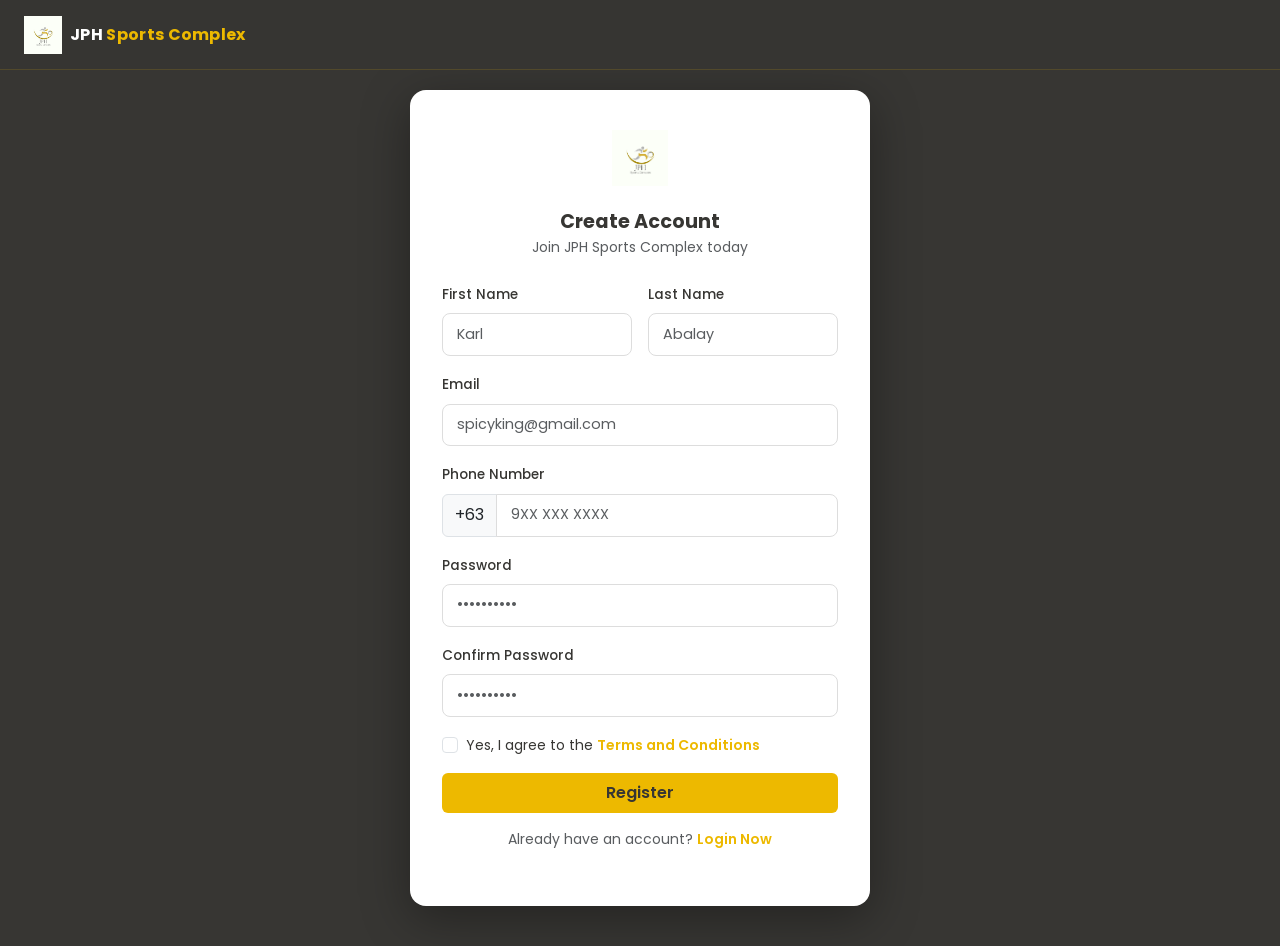
<file: register.html>
<!DOCTYPE html>
<html lang="en">
<head>
  <meta charset="UTF-8"/>
  <meta name="viewport" content="width=device-width, initial-scale=1.0"/>
  <title>Register – JPH Sports Complex</title>
  <link rel="icon" type="image/x-icon" href="img/logo.png">
  <link href="https://cdn.jsdelivr.net/npm/bootstrap@5.3.8/dist/css/bootstrap.min.css" rel="stylesheet" integrity="sha384-sRIl4kxILFvY47J16cr9ZwB07vP4J8+LH7qKQnuqkuIAvNWLzeN8tE5YBujZqJLB" crossorigin="anonymous">
  <link rel="preconnect" href="https://fonts.googleapis.com">
  <link rel="preconnect" href="https://fonts.gstatic.com" crossorigin>
  <link href="https://fonts.googleapis.com/css2?family=Poppins:ital,wght@0,400;0,500;0,600;0,700&display=swap" rel="stylesheet">
  <link rel="stylesheet" href="https://cdn.jsdelivr.net/npm/bootstrap-icons@1.11.3/font/bootstrap-icons.min.css">
  <link rel="stylesheet" href="styles.css">
</head>
<body>

<nav class="navbar navbar-dark jph-navbar fixed-top px-4">
  <a class="navbar-brand d-flex align-items-center gap-2" href="index.html">
    <img src="img/logo.png" alt="JPH" height="38">
    <span class="brand-text">JPH <span class="text-yellow">Sports Complex</span></span>
  </a>
</nav>

<div class="auth-page">
  <div class="auth-card" style="max-width:460px;">
    <div class="logo-wrap">
      <img src="img/logo.png" alt="JPH Logo">
    </div>
    <h2 class="text-center mb-1">Create Account</h2>
    <p class="text-muted text-center small mb-4">Join JPH Sports Complex today</p>

    <div id="regError" class="alert alert-danger py-2 small d-none"></div>
    <div id="regSuccess" class="alert alert-success py-2 small d-none"></div>

    <div class="row g-3">
      <div class="col-6">
        <label class="form-label">First Name</label>
        <input type="text" id="regFirst" class="form-control" placeholder="Karl">
      </div>
      <div class="col-6">
        <label class="form-label">Last Name</label>
        <input type="text" id="regLast" class="form-control" placeholder="Abalay">
      </div>
    </div>
    <div class="mt-3">
      <label class="form-label">Email</label>
      <input type="email" id="regEmail" class="form-control" placeholder="spicyking@gmail.com">
    </div>
  
    <!-- Added phone number field -->
  <div class="mt-3">
      <label class="form-label">Phone Number</label>
      <div class="input-group">
        <span class="input-group-text">+63</span>
        <input 
          type="tel" 
          id="regPhone" 
          class="form-control" 
          placeholder="9XX XXX XXXX"
          maxlength="10"
        >
    </div>
  </div>
  
    <div class="mt-3">
      <label class="form-label">Password</label>
      <input type="password" id="regPwd" class="form-control" placeholder="••••••••••">
      <div class="error-msg mt-1 d-none" id="pwdHint">Must contain at least 8 characters with uppercase and lowercase letters.</div>
    </div>
    <div class="mt-3 mb-3">
      <label class="form-label">Confirm Password</label>
      <input type="password" id="regPwdConfirm" class="form-control" placeholder="••••••••••">
    </div>
    <div class="form-check mb-3">
      <input class="form-check-input" type="checkbox" id="agreeTerms">
      <label class="form-check-label small" for="agreeTerms">
        Yes, I agree to the <a href="#" class="auth-link">Terms and Conditions</a>
      </label>
    </div>
    <button class="btn btn-yellow w-100 py-2 mb-3" id="registerBtn">Register</button>
    <p class="text-center small text-muted">Already have an account? <a href="login.html" class="auth-link">Login Now</a></p>
  </div>
</div>

<script src="https://cdn.jsdelivr.net/npm/bootstrap@5.3.8/dist/js/bootstrap.bundle.min.js" integrity="sha384-FKyoEForCGlyvwx9Hj09JcYn3nv7wiPVlz7YYwJrWVcXK/BmnVDxM+D2scQbITxI" crossorigin="anonymous"></script>
<script src="auth.js"></script>
<script>
document.getElementById('registerBtn').addEventListener('click', () => {
  const first = document.getElementById('regFirst').value.trim();
  const last = document.getElementById('regLast').value.trim();
  const email = document.getElementById('regEmail').value.trim();
  const pwd = document.getElementById('regPwd').value;
  const pwdC = document.getElementById('regPwdConfirm').value;
  const agree = document.getElementById('agreeTerms').checked;
  const err = document.getElementById('regError');
  const suc = document.getElementById('regSuccess');
  const hint = document.getElementById('pwdHint');
  const phoneInput = document.getElementById("regPhone");
  err.classList.add('d-none'); suc.classList.add('d-none'); hint.classList.add('d-none');

  if (!first || !last || !email || !pwd || !pwdC) { err.textContent = 'Please fill in all fields.'; err.classList.remove('d-none'); return; }
  if (!/(?=.*[a-z])(?=.*[A-Z]).{8,}/.test(pwd)) { hint.classList.remove('d-none'); return; }
  if (pwd !== pwdC) { err.textContent = 'Passwords do not match.'; err.classList.remove('d-none'); return; }
  if (!agree) { err.textContent = 'Please agree to the Terms and Conditions.'; err.classList.remove('d-none'); return; }

  suc.textContent = 'Account created! Redirecting to login...';
  suc.classList.remove('d-none');
  setTimeout(() => window.location.href = 'login.html', 1800);
});

  phoneInput.addEventListener("input", () => {
    phoneInput.value = phoneInput.value.replace(/[^0-9]/g, "");
  });
</script>
</body>
</html>
</file>
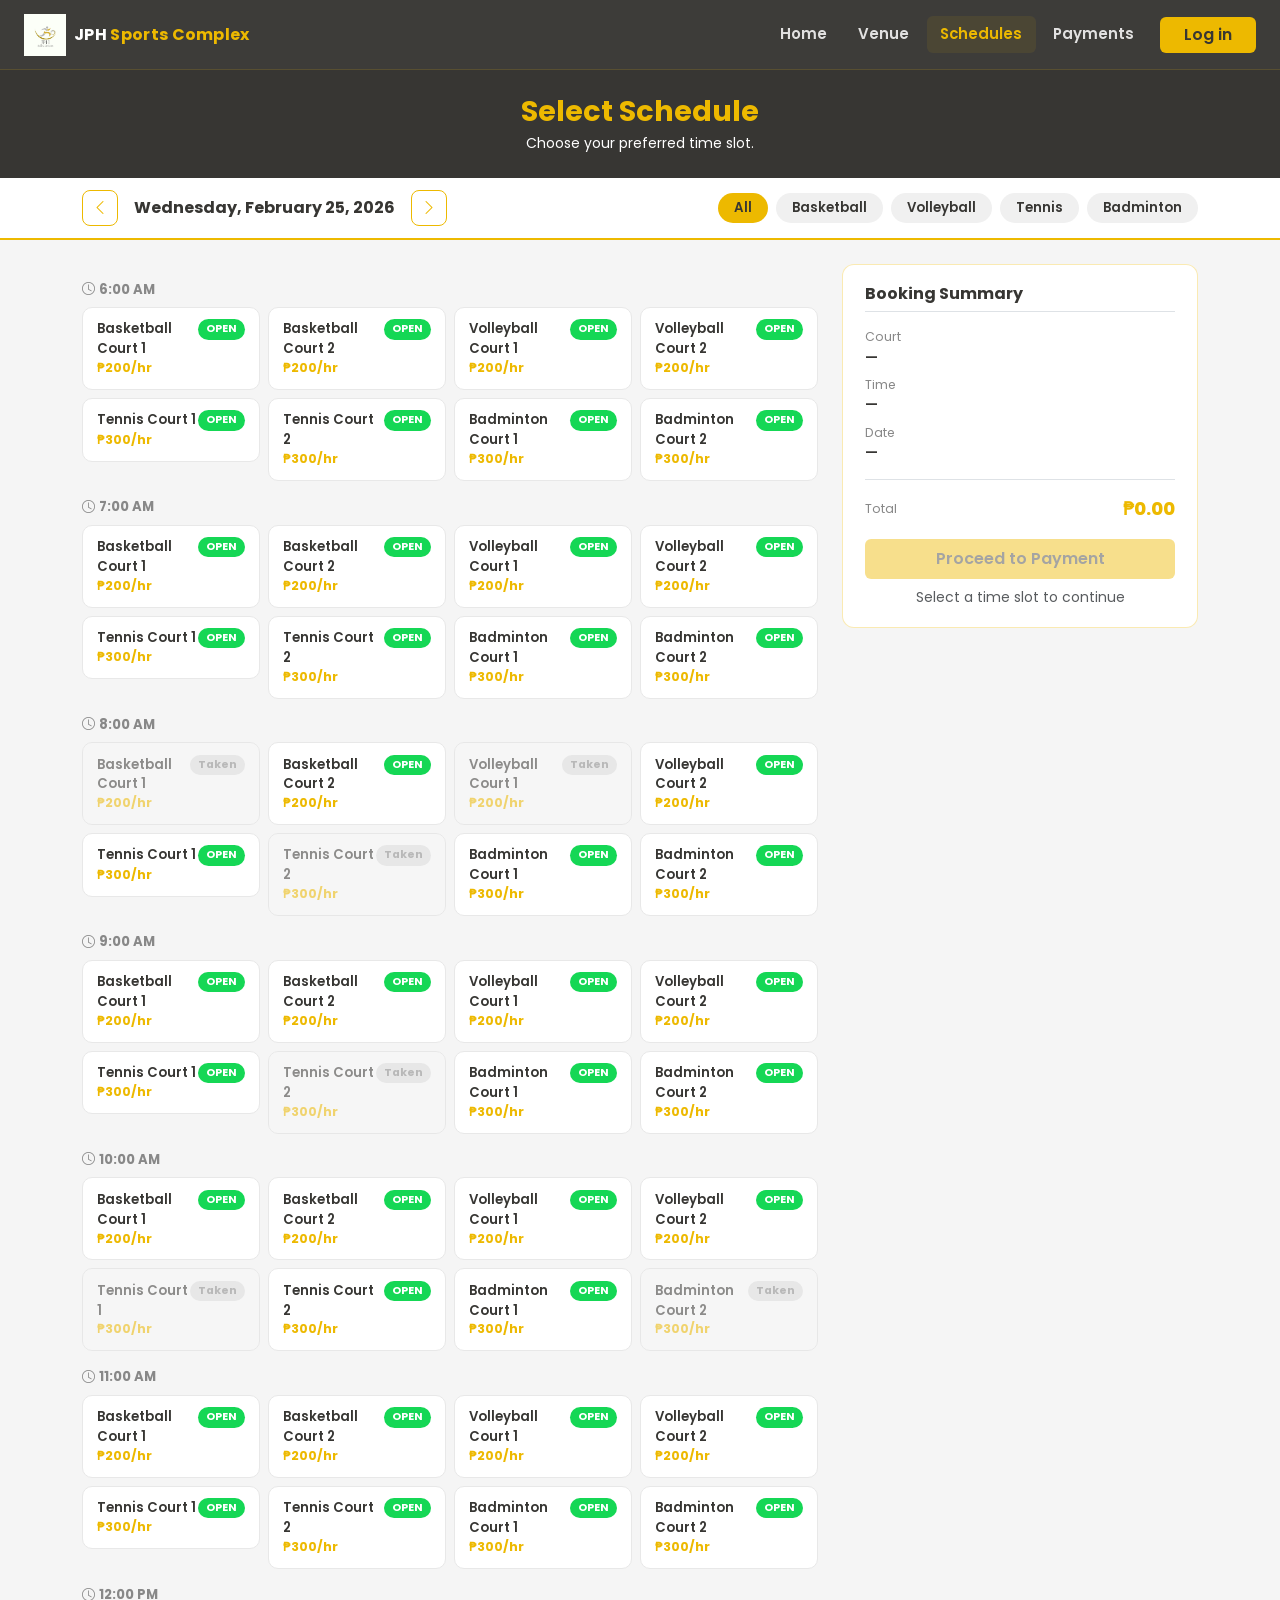
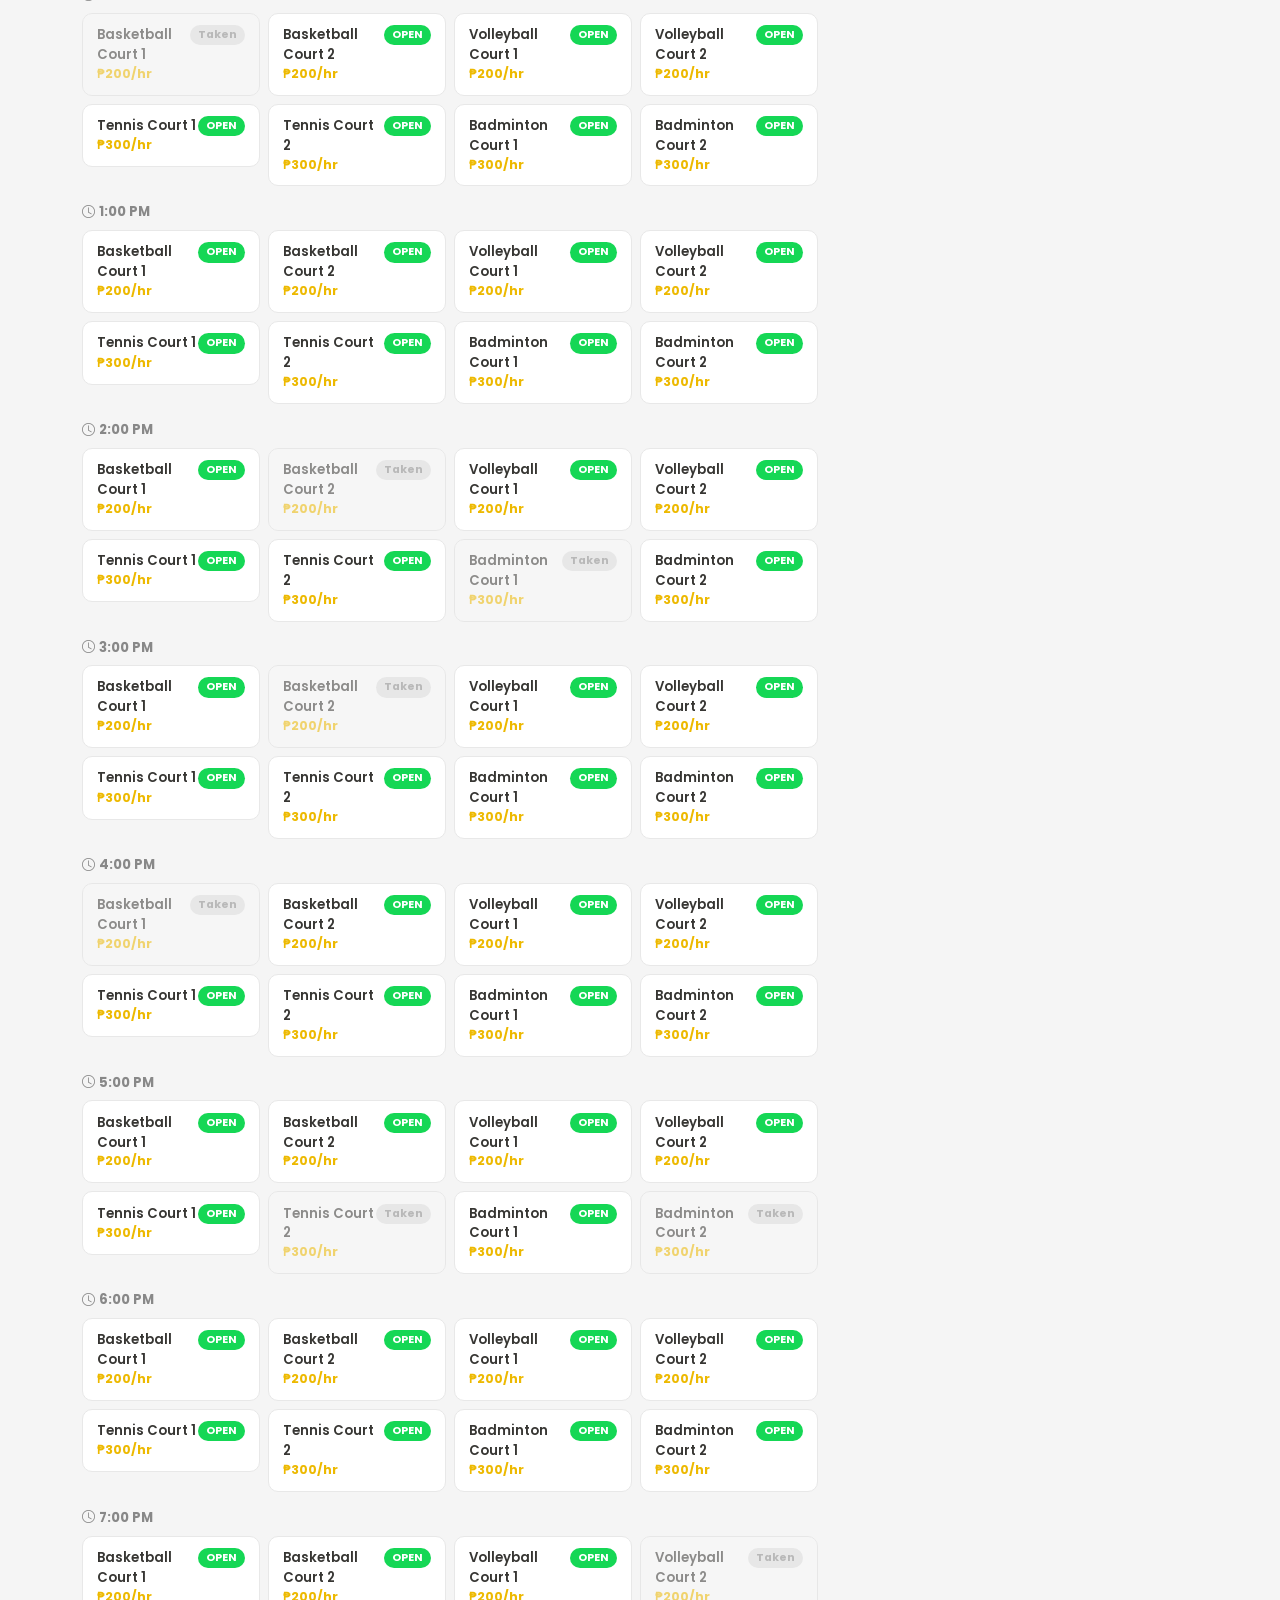
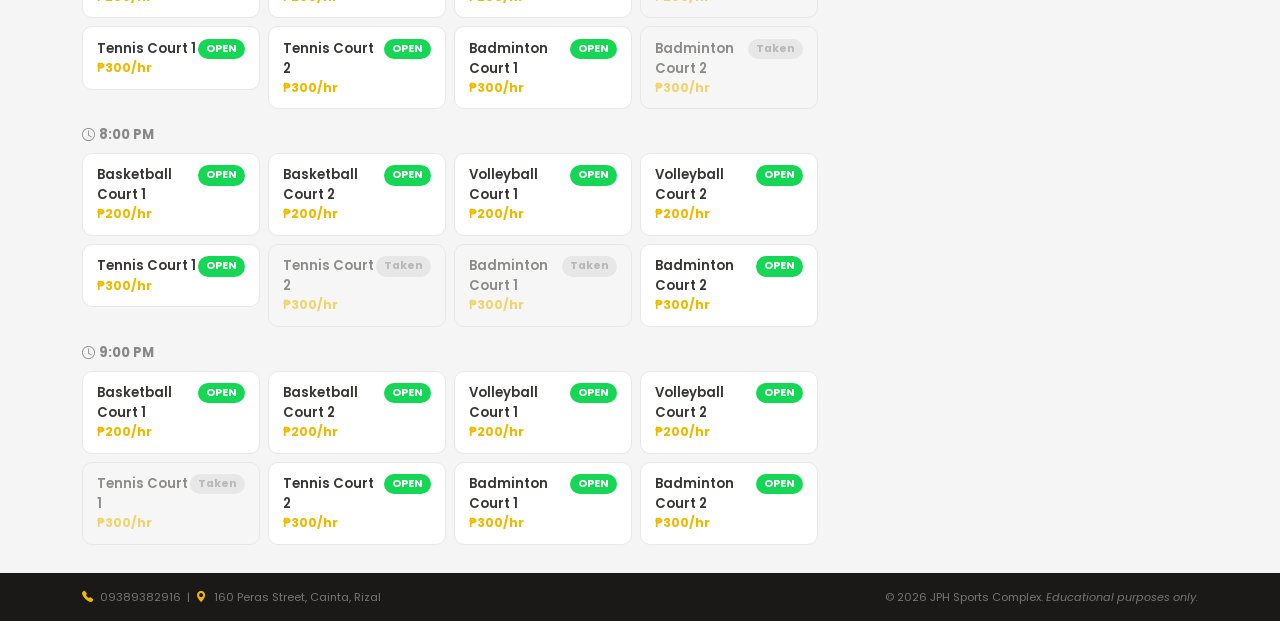
<file: schedules.html>
<!DOCTYPE html>
<html lang="en">
<head>
  <meta charset="UTF-8"/>
  <meta name="viewport" content="width=device-width, initial-scale=1.0"/>
  <title>Schedules – JPH Sports Complex</title>
  <link rel="icon" type="image/x-icon" href="img/logo.png">
  <link href="https://cdn.jsdelivr.net/npm/bootstrap@5.3.8/dist/css/bootstrap.min.css" rel="stylesheet" integrity="sha384-sRIl4kxILFvY47J16cr9ZwB07vP4J8+LH7qKQnuqkuIAvNWLzeN8tE5YBujZqJLB" crossorigin="anonymous">
  <link rel="preconnect" href="https://fonts.googleapis.com">
  <link rel="preconnect" href="https://fonts.gstatic.com" crossorigin>
  <link href="https://fonts.googleapis.com/css2?family=Poppins:ital,wght@0,100;0,200;0,300;0,400;0,500;0,600;0,700;0,800;0,900&display=swap" rel="stylesheet">
  <link rel="stylesheet" href="https://cdn.jsdelivr.net/npm/bootstrap-icons@1.11.3/font/bootstrap-icons.min.css">
  <link rel="stylesheet" href="styles.css">
</head>
<body>

<!-- NAVBAR -->
<nav class="navbar navbar-expand-lg navbar-dark jph-navbar fixed-top" id="mainNav">
  <div class="container-fluid px-3 px-lg-4">
    <a class="navbar-brand d-flex align-items-center gap-2" href="index.html">
      <img src="img/logo.png" alt="JPH Logo" height="42">
      <span class="brand-text">JPH <span class="text-yellow">Sports Complex</span></span>
    </a>
    <button class="navbar-toggler border-0" type="button" data-bs-toggle="collapse" data-bs-target="#navbarNav">
      <span class="navbar-toggler-icon"></span>
    </button>
    <div class="collapse navbar-collapse justify-content-end" id="navbarNav">
      <ul class="navbar-nav align-items-lg-center gap-lg-1">
        <li class="nav-item dropdown mega-dropdown">
          <a class="nav-link fw-semibold" href="index.html" data-bs-toggle="dropdown">Home</a>
          <ul class="dropdown-menu jph-dropdown">
            <li><a class="dropdown-item" href="index.html#facility-status"><i class="bi bi-check-circle me-2 text-yellow"></i>Facility Status List</a></li>
            <li><a class="dropdown-item" href="index.html#top-deals"><i class="bi bi-fire me-2 text-yellow"></i>Today's Top Deals</a></li>
            <li><a class="dropdown-item" href="schedules.html"><i class="bi bi-lightning me-2 text-yellow"></i>Quick-Book Button</a></li>
            <li><a class="dropdown-item" href="index.html#announcements"><i class="bi bi-megaphone me-2 text-yellow"></i>Announcements</a></li>
            <li><a class="dropdown-item" href="index.html#contact"><i class="bi bi-telephone me-2 text-yellow"></i>Contact &amp; Location</a></li>
          </ul>
        </li>
        <li class="nav-item dropdown mega-dropdown">
          <a class="nav-link fw-semibold" href="venue.html" data-bs-toggle="dropdown">Venue</a>
          <ul class="dropdown-menu jph-dropdown">
            <li><a class="dropdown-item" href="venue.html#basketball-volleyball"><i class="bi bi-dribbble me-2 text-yellow"></i>Basketball / Volleyball Details</a></li>
            <li><a class="dropdown-item" href="venue.html#badminton-tennis"><i class="bi bi-activity me-2 text-yellow"></i>Badminton / Tennis Details</a></li>
            <li><a class="dropdown-item" href="venue.html#amenities"><i class="bi bi-bag me-2 text-yellow"></i>Standard Amenities</a></li>
            <li><a class="dropdown-item" href="venue.html#equipment"><i class="bi bi-gear me-2 text-yellow"></i>Equipment Rental</a></li>
            <li><a class="dropdown-item" href="venue.html#event-booking"><i class="bi bi-calendar-event me-2 text-yellow"></i>Event Booking</a></li>
          </ul>
        </li>
        <li class="nav-item dropdown mega-dropdown">
          <a class="nav-link fw-semibold active" href="schedules.html" data-bs-toggle="dropdown">Schedules</a>
          <ul class="dropdown-menu jph-dropdown">
            <li><a class="dropdown-item" href="#time-slots"><i class="bi bi-clock me-2 text-yellow"></i>Hourly Time-Slot</a></li>
            <li><a class="dropdown-item" href="#date-nav"><i class="bi bi-calendar3 me-2 text-yellow"></i>Date Navigator</a></li>
            <li><a class="dropdown-item" href="#sport-filter"><i class="bi bi-funnel me-2 text-yellow"></i>Sport Filter Buttons</a></li>
            <li><a class="dropdown-item" href="#booking-summary"><i class="bi bi-receipt me-2 text-yellow"></i>Booking Summary</a></li>
            <li><a class="dropdown-item" href="#slot-locking"><i class="bi bi-lock me-2 text-yellow"></i>Live Slot Locking</a></li>
          </ul>
        </li>
        <li class="nav-item dropdown mega-dropdown">
          <a class="nav-link fw-semibold" href="payments.html" data-bs-toggle="dropdown">Payments</a>
          <ul class="dropdown-menu jph-dropdown">
            <li><a class="dropdown-item" href="payments.html#method"><i class="bi bi-credit-card me-2 text-yellow"></i>Payment Method Selection</a></li>
            <li><a class="dropdown-item" href="payments.html#breakdown"><i class="bi bi-list-ol me-2 text-yellow"></i>Price Breakdown</a></li>
            <li><a class="dropdown-item" href="payments.html#discount"><i class="bi bi-tag me-2 text-yellow"></i>Discount Code</a></li>
            <li><a class="dropdown-item" href="payments.html#erecipient"><i class="bi bi-envelope-check me-2 text-yellow"></i>E-Recipient</a></li>
            <li><a class="dropdown-item" href="payments.html#cancellation"><i class="bi bi-x-circle me-2 text-yellow"></i>Cancellation Status</a></li>
          </ul>
        </li>
        <li class="nav-item" id="navLoginBtn"><a class="btn btn-yellow ms-lg-2 px-4" href="login.html">Log in</a></li>
        <li class="nav-item dropdown mega-dropdown d-none" id="navAccountMenu">
          <a class="nav-link fw-semibold d-flex align-items-center gap-1" href="#" data-bs-toggle="dropdown"><i class="bi bi-person-circle fs-4 text-yellow"></i></a>
          <ul class="dropdown-menu jph-dropdown dropdown-menu-end">
            <li><a class="dropdown-item" href="account.html#upcoming"><i class="bi bi-calendar-check me-2 text-yellow"></i>Upcoming Sessions</a></li>
            <li><a class="dropdown-item" href="account.html#past"><i class="bi bi-clock-history me-2 text-yellow"></i>Past Activity Log</a></li>
            <li><a class="dropdown-item" href="account.html#student"><i class="bi bi-mortarboard me-2 text-yellow"></i>Student Verification</a></li>
            <li><a class="dropdown-item" href="account.html#profile"><i class="bi bi-person-gear me-2 text-yellow"></i>Profile Settings</a></li>
            <li><a class="dropdown-item" href="account.html#support"><i class="bi bi-headset me-2 text-yellow"></i>Support Ticket Form</a></li>
            <li><hr class="dropdown-divider border-secondary"></li>
            <li><a class="dropdown-item text-danger" href="#" id="logoutBtn"><i class="bi bi-box-arrow-right me-2"></i>Log Out</a></li>
          </ul>
        </li>
      </ul>
    </div>
  </div>
</nav>

<!-- PAGE TITLE -->
<div style="margin-top: 70px; background: var(--dark);" class="text-white text-center py-4">
  <h1 class="fw-bold mb-1" style="font-size:1.8rem; color: var(--yellow);">Select Schedule</h1>
  <p class="mb-0 small" >Choose your preferred time slot.</p>
</div>

<!-- TOOLBAR: DATE NAV + SPORT FILTER -->
<div class="schedules-toolbar" id="date-nav">
  <div class="container">
    <div class="d-flex flex-column flex-md-row align-items-center justify-content-between gap-3">
      <!-- Date Navigator -->
      <div class="d-flex align-items-center gap-3" id="sport-filter">
        <button class="date-nav-btn" id="prevDay"><i class="bi bi-chevron-left"></i></button>
        <span class="date-display" id="dateDisplay">Wednesday, February 25, 2026</span>
        <button class="date-nav-btn" id="nextDay"><i class="bi bi-chevron-right"></i></button>
      </div>
      <!-- Sport Filters -->
      <div class="d-flex flex-wrap gap-2">
        <button class="sport-filter-btn active" data-sport="all">All</button>
        <button class="sport-filter-btn" data-sport="basketball">Basketball</button>
        <button class="sport-filter-btn" data-sport="volleyball">Volleyball</button>
        <button class="sport-filter-btn" data-sport="tennis">Tennis</button>
        <button class="sport-filter-btn" data-sport="badminton">Badminton</button>
      </div>
    </div>
  </div>
</div>

<!-- MAIN CONTENT -->
<div class="container py-4" id="time-slots">
  <div class="row g-4">
    <!-- SLOTS COLUMN -->
    <div class="col-12 col-lg-8" id="slot-locking">
      <div id="slotsContainer"></div>
    </div>
    <!-- BOOKING SUMMARY -->
    <div class="col-12 col-lg-4" id="booking-summary">
      <div class="booking-summary-box">
        <h6 class="fw-bold mb-3 pb-2 border-bottom">Booking Summary</h6>
        <div class="mb-2">
          <div class="sum-label">Court</div>
          <div class="sum-val" id="sumCourt">—</div>
        </div>
        <div class="mb-2">
          <div class="sum-label">Time</div>
          <div class="sum-val" id="sumTime">—</div>
        </div>
        <div class="mb-3">
          <div class="sum-label">Date</div>
          <div class="sum-val" id="sumDate">—</div>
        </div>
        <div class="d-flex justify-content-between align-items-center border-top pt-3">
          <span class="sum-label">Total</span>
          <span class="sum-total" id="sumTotal">₱0.00</span>
        </div>
        <a href="payments.html" class="btn btn-yellow w-100 mt-3 py-2" id="proceedBtn" style="opacity:0.45;pointer-events:none;">Proceed to Payment</a>
        <div class="text-muted text-center small mt-2" id="proceedHint">Select a time slot to continue</div>
      </div>
    </div>
  </div>
</div>

<!-- FOOTER -->
<footer class="jph-footer py-3 text-center">
  <div class="container">
    <div class="d-flex flex-column flex-md-row justify-content-between align-items-center gap-2">
      <div class="small">
        <i class="bi bi-telephone-fill text-yellow me-1"></i> 09389382916 &nbsp;|&nbsp;
        <i class="bi bi-geo-alt-fill text-yellow me-1"></i> 160 Peras Street, Cainta, Rizal
      </div>
      <div class="small">&copy; 2026 JPH Sports Complex. <span class="fst-italic">Educational purposes only.</span></div>
    </div>
  </div>
</footer>

<script src="https://cdn.jsdelivr.net/npm/bootstrap@5.3.8/dist/js/bootstrap.bundle.min.js" integrity="sha384-FKyoEForCGlyvwx9Hj09JcYn3nv7wiPVlz7YYwJrWVcXK/BmnVDxM+D2scQbITxI" crossorigin="anonymous"></script>
<script src="auth.js"></script>
<script>
// --- Data ---
const HOURS = ['6:00 AM','7:00 AM','8:00 AM','9:00 AM','10:00 AM','11:00 AM','12:00 PM','1:00 PM','2:00 PM','3:00 PM','4:00 PM','5:00 PM','6:00 PM','7:00 PM','8:00 PM','9:00 PM'];
const COURTS = [
  { id:'bball1', name:'Basketball Court 1', sport:'basketball', price:200 },
  { id:'bball2', name:'Basketball Court 2', sport:'basketball', price:200 },
  { id:'vol1',   name:'Volleyball Court 1', sport:'volleyball', price:200 },
  { id:'vol2',   name:'Volleyball Court 2', sport:'volleyball', price:200 },
  { id:'tennis1',name:'Tennis Court 1',     sport:'tennis',     price:300 },
  { id:'tennis2',name:'Tennis Court 2',     sport:'tennis',     price:300 },
  { id:'bad1',   name:'Badminton Court 1',  sport:'badminton',  price:300 },
  { id:'bad2',   name:'Badminton Court 2',  sport:'badminton',  price:300 },
];
// Randomly occupy ~25% of slots
const occupied = new Set();
COURTS.forEach(c => HOURS.forEach((h,i) => { if(Math.random()<0.22) occupied.add(c.id+'-'+i); }));

let currentDate = new Date(2026,1,25); // Feb 25
let activeFilter = 'all';
let selected = null;

function formatDate(d) {
  return d.toLocaleDateString('en-US',{weekday:'long',year:'numeric',month:'long',day:'numeric'});
}

function renderSlots() {
  const filtered = activeFilter === 'all' ? COURTS : COURTS.filter(c => c.sport === activeFilter);
  const container = document.getElementById('slotsContainer');
  let html = '';
  HOURS.forEach((h,hi) => {
    html += `<div class="time-slot-header"><i class="bi bi-clock me-1"></i>${h}</div>`;
    html += `<div class="row g-2 mb-1">`;
    filtered.forEach(c => {
      const key = c.id+'-'+hi;
      const isOcc = occupied.has(key);
      const isSel = selected && selected.key === key;
      html += `<div class="col-6 col-sm-4 col-md-3">
        <div class="slot-card ${isOcc?'occupied':''} ${isSel?'selected':''}" data-key="${key}" data-court="${c.name}" data-price="${c.price}" data-time="${h} – ${HOURS[hi+1]||'10:00 PM'}">
          <div class="d-flex justify-content-between align-items-start">
            <div class="slot-name">${c.name}</div>
            <span class="slot-badge ${isOcc?'occupied':'open'}">${isOcc?'Taken':'OPEN'}</span>
          </div>
          <div class="slot-price">₱${c.price}/hr</div>
        </div>
      </div>`;
    });
    html += `</div>`;
  });
  container.innerHTML = html;
  // Events
  document.querySelectorAll('.slot-card:not(.occupied)').forEach(card => {
    card.addEventListener('click', () => {
      selected = { key: card.dataset.key, court: card.dataset.court, price: parseInt(card.dataset.price), time: card.dataset.time };
      updateSummary();
      renderSlots();
    });
  });
}

function updateSummary() {
  if (!selected) return;
  document.getElementById('sumCourt').textContent = selected.court;
  document.getElementById('sumTime').textContent = selected.time;
  document.getElementById('sumDate').textContent = formatDate(currentDate);
  document.getElementById('sumTotal').textContent = `₱${selected.price}.00`;
  const btn = document.getElementById('proceedBtn');
  btn.style.opacity = '1'; btn.style.pointerEvents = 'auto';
  document.getElementById('proceedHint').textContent = '';
  // Save to sessionStorage for payments page
  sessionStorage.setItem('jph_booking', JSON.stringify({ court: selected.court, time: selected.time, date: formatDate(currentDate), price: selected.price }));
}

// Date nav
document.getElementById('prevDay').addEventListener('click', () => {
  currentDate.setDate(currentDate.getDate()-1);
  document.getElementById('dateDisplay').textContent = formatDate(currentDate);
  selected = null; renderSlots();
});
document.getElementById('nextDay').addEventListener('click', () => {
  currentDate.setDate(currentDate.getDate()+1);
  document.getElementById('dateDisplay').textContent = formatDate(currentDate);
  selected = null; renderSlots();
});

// Sport filter
document.querySelectorAll('.sport-filter-btn').forEach(btn => {
  btn.addEventListener('click', () => {
    activeFilter = btn.dataset.sport;
    document.querySelectorAll('.sport-filter-btn').forEach(b => b.classList.remove('active'));
    btn.classList.add('active');
    selected = null; renderSlots();
  });
});

document.getElementById('dateDisplay').textContent = formatDate(currentDate);
renderSlots();
</script>
</body>
</html>
</file>
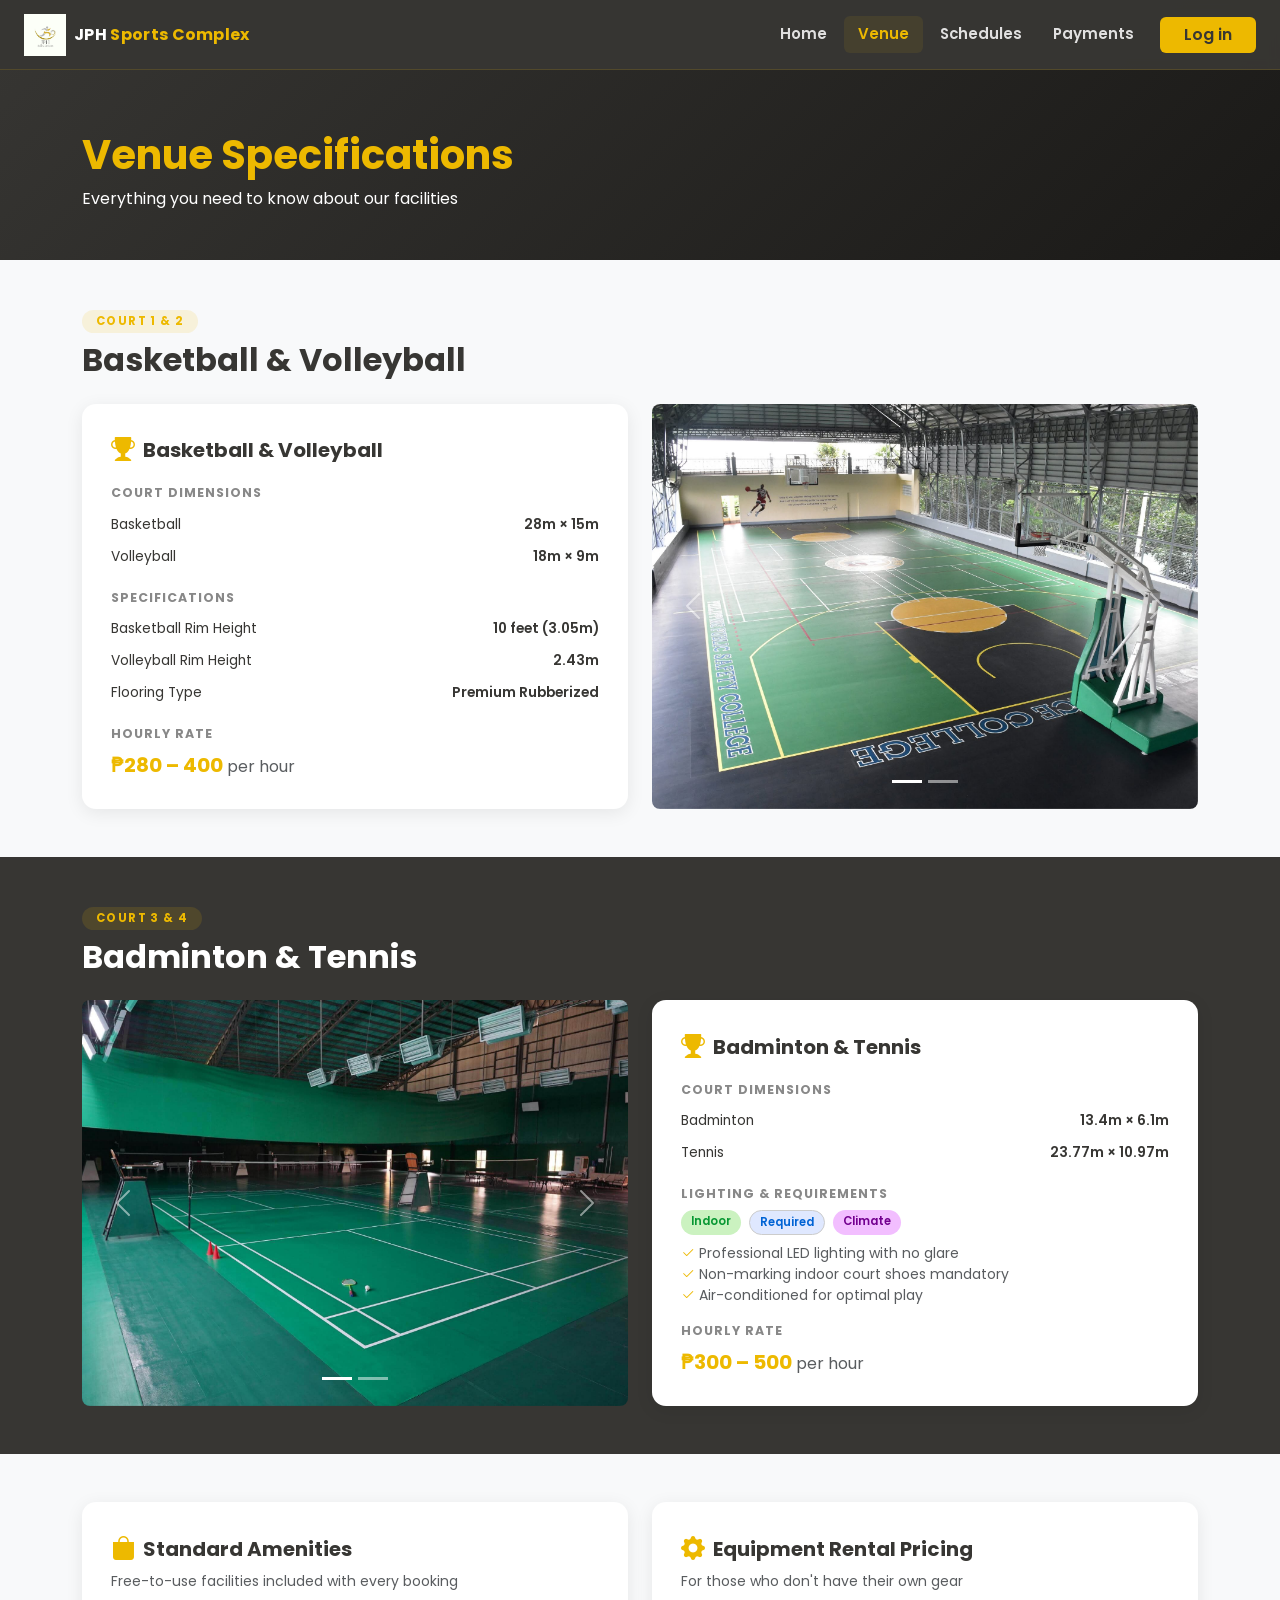
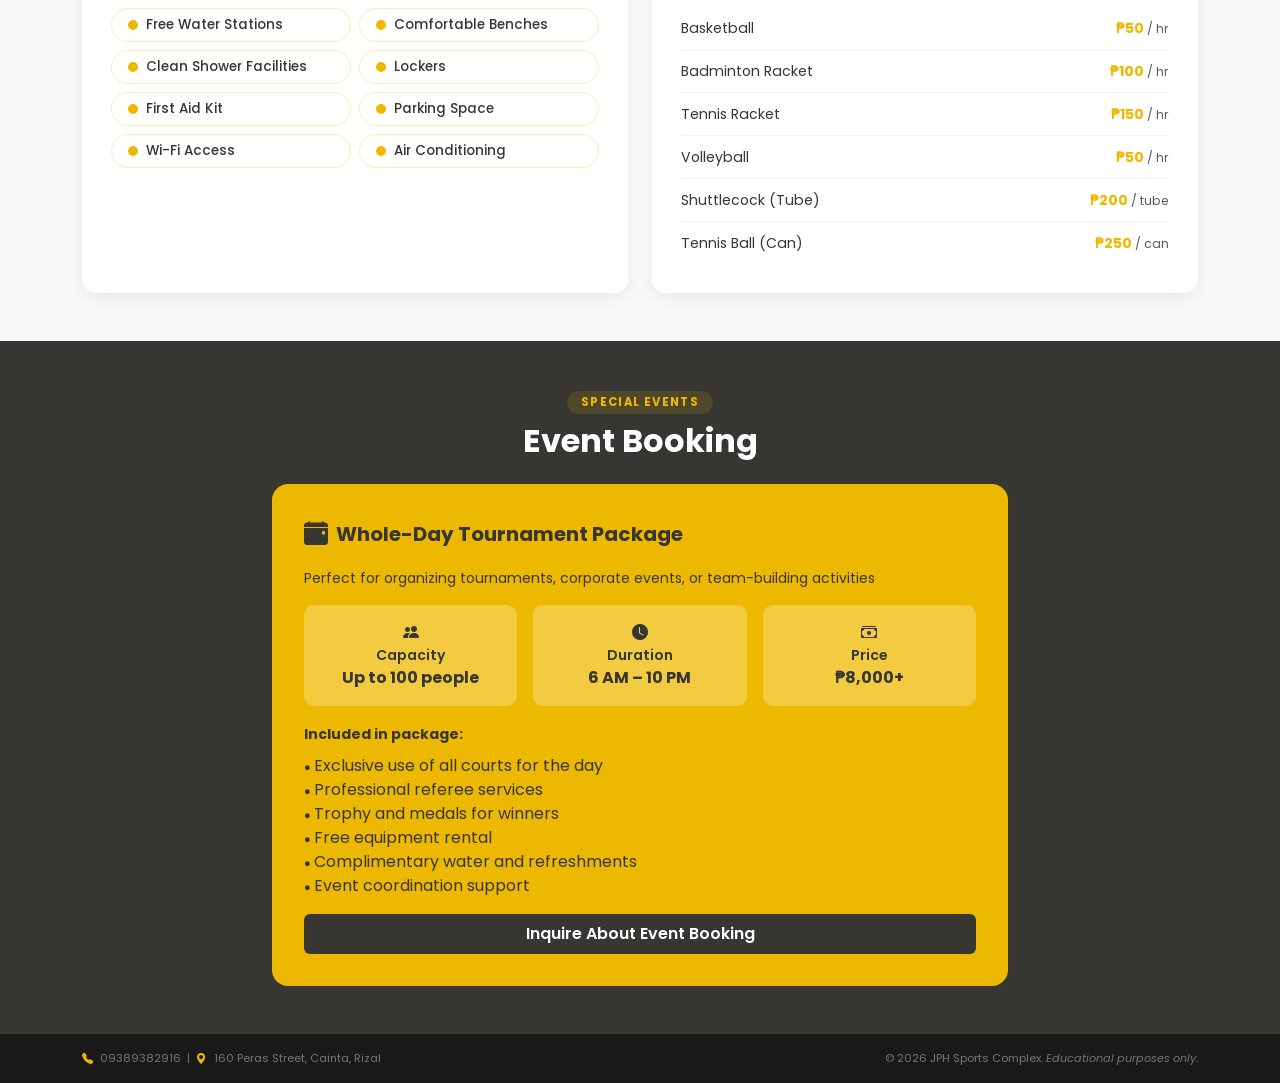
<file: venue.html>
<!DOCTYPE html>
<html lang="en">
<head>
  <meta charset="UTF-8"/>
  <meta name="viewport" content="width=device-width, initial-scale=1.0"/>
  <title>Venue – JPH Sports Complex</title>
  <link rel="icon" type="image/x-icon" href="img/logo.png">
  <link href="https://cdn.jsdelivr.net/npm/bootstrap@5.3.8/dist/css/bootstrap.min.css" rel="stylesheet" integrity="sha384-sRIl4kxILFvY47J16cr9ZwB07vP4J8+LH7qKQnuqkuIAvNWLzeN8tE5YBujZqJLB" crossorigin="anonymous">
  <link rel="preconnect" href="https://fonts.googleapis.com">
  <link rel="preconnect" href="https://fonts.gstatic.com" crossorigin>
  <link href="https://fonts.googleapis.com/css2?family=Poppins:ital,wght@0,100;0,200;0,300;0,400;0,500;0,600;0,700;0,800;0,900&display=swap" rel="stylesheet">
  <link rel="stylesheet" href="https://cdn.jsdelivr.net/npm/bootstrap-icons@1.11.3/font/bootstrap-icons.min.css">
  <link rel="stylesheet" href="styles.css">
</head>
<body>

<!-- NAVBAR -->
<nav class="navbar navbar-expand-lg navbar-dark jph-navbar fixed-top" id="mainNav">
  <div class="container-fluid px-3 px-lg-4">
    <a class="navbar-brand d-flex align-items-center gap-2" href="index.html">
      <img src="img/logo.png" alt="JPH Logo" height="42">
      <span class="brand-text">JPH <span class="text-yellow">Sports Complex</span></span>
    </a>
    <button class="navbar-toggler border-0" type="button" data-bs-toggle="collapse" data-bs-target="#navbarNav">
      <span class="navbar-toggler-icon"></span>
    </button>
    <div class="collapse navbar-collapse justify-content-end" id="navbarNav">
      <ul class="navbar-nav align-items-lg-center gap-lg-1">
        <li class="nav-item dropdown mega-dropdown">
          <a class="nav-link fw-semibold" href="index.html" data-bs-toggle="dropdown">Home</a>
          <ul class="dropdown-menu jph-dropdown">
            <li><a class="dropdown-item" href="index.html#facility-status"><i class="bi bi-check-circle me-2 text-yellow"></i>Facility Status List</a></li>
            <li><a class="dropdown-item" href="index.html#top-deals"><i class="bi bi-fire me-2 text-yellow"></i>Today's Top Deals</a></li>
            <li><a class="dropdown-item" href="schedules.html"><i class="bi bi-lightning me-2 text-yellow"></i>Quick-Book Button</a></li>
            <li><a class="dropdown-item" href="index.html#announcements"><i class="bi bi-megaphone me-2 text-yellow"></i>Announcements</a></li>
            <li><a class="dropdown-item" href="index.html#contact"><i class="bi bi-telephone me-2 text-yellow"></i>Contact &amp; Location</a></li>
          </ul>
        </li>
        <li class="nav-item dropdown mega-dropdown">
          <a class="nav-link fw-semibold active" href="venue.html" data-bs-toggle="dropdown">Venue</a>
          <ul class="dropdown-menu jph-dropdown">
            <li><a class="dropdown-item" href="#basketball-volleyball"><i class="bi bi-dribbble me-2 text-yellow"></i>Basketball / Volleyball Details</a></li>
            <li><a class="dropdown-item" href="#badminton-tennis"><i class="bi bi-activity me-2 text-yellow"></i>Badminton / Tennis Details</a></li>
            <li><a class="dropdown-item" href="#amenities"><i class="bi bi-bag me-2 text-yellow"></i>Standard Amenities</a></li>
            <li><a class="dropdown-item" href="#equipment"><i class="bi bi-gear me-2 text-yellow"></i>Equipment Rental</a></li>
            <li><a class="dropdown-item" href="#event-booking"><i class="bi bi-calendar-event me-2 text-yellow"></i>Event Booking</a></li>
          </ul>
        </li>
        <li class="nav-item dropdown mega-dropdown">
          <a class="nav-link fw-semibold" href="schedules.html" data-bs-toggle="dropdown">Schedules</a>
          <ul class="dropdown-menu jph-dropdown">
            <li><a class="dropdown-item" href="schedules.html#time-slots"><i class="bi bi-clock me-2 text-yellow"></i>Hourly Time-Slot</a></li>
            <li><a class="dropdown-item" href="schedules.html#date-nav"><i class="bi bi-calendar3 me-2 text-yellow"></i>Date Navigator</a></li>
            <li><a class="dropdown-item" href="schedules.html#sport-filter"><i class="bi bi-funnel me-2 text-yellow"></i>Sport Filter Buttons</a></li>
            <li><a class="dropdown-item" href="schedules.html#booking-summary"><i class="bi bi-receipt me-2 text-yellow"></i>Booking Summary</a></li>
            <li><a class="dropdown-item" href="schedules.html#slot-locking"><i class="bi bi-lock me-2 text-yellow"></i>Live Slot Locking</a></li>
          </ul>
        </li>
        <li class="nav-item dropdown mega-dropdown">
          <a class="nav-link fw-semibold" href="payments.html" data-bs-toggle="dropdown">Payments</a>
          <ul class="dropdown-menu jph-dropdown">
            <li><a class="dropdown-item" href="payments.html#method"><i class="bi bi-credit-card me-2 text-yellow"></i>Payment Method Selection</a></li>
            <li><a class="dropdown-item" href="payments.html#breakdown"><i class="bi bi-list-ol me-2 text-yellow"></i>Price Breakdown</a></li>
            <li><a class="dropdown-item" href="payments.html#discount"><i class="bi bi-tag me-2 text-yellow"></i>Discount Code</a></li>
            <li><a class="dropdown-item" href="payments.html#erecipient"><i class="bi bi-envelope-check me-2 text-yellow"></i>E-Recipient</a></li>
            <li><a class="dropdown-item" href="payments.html#cancellation"><i class="bi bi-x-circle me-2 text-yellow"></i>Cancellation Status</a></li>
          </ul>
        </li>
        <li class="nav-item" id="navLoginBtn"><a class="btn btn-yellow ms-lg-2 px-4" href="login.html">Log in</a></li>
        <li class="nav-item dropdown mega-dropdown d-none" id="navAccountMenu">
          <a class="nav-link fw-semibold d-flex align-items-center gap-1" href="#" data-bs-toggle="dropdown"><i class="bi bi-person-circle fs-4 text-yellow"></i></a>
          <ul class="dropdown-menu jph-dropdown dropdown-menu-end">
            <li><a class="dropdown-item" href="account.html#upcoming"><i class="bi bi-calendar-check me-2 text-yellow"></i>Upcoming Sessions</a></li>
            <li><a class="dropdown-item" href="account.html#past"><i class="bi bi-clock-history me-2 text-yellow"></i>Past Activity Log</a></li>
            <li><a class="dropdown-item" href="account.html#student"><i class="bi bi-mortarboard me-2 text-yellow"></i>Student Verification</a></li>
            <li><a class="dropdown-item" href="account.html#profile"><i class="bi bi-person-gear me-2 text-yellow"></i>Profile Settings</a></li>
            <li><a class="dropdown-item" href="account.html#support"><i class="bi bi-headset me-2 text-yellow"></i>Support Ticket Form</a></li>
            <li><hr class="dropdown-divider border-secondary"></li>
            <li><a class="dropdown-item text-danger" href="#" id="logoutBtn"><i class="bi bi-box-arrow-right me-2"></i>Log Out</a></li>
          </ul>
        </li>
      </ul>
    </div>
  </div>
</nav>

<!-- VENUE HERO -->
<section class="venue-hero text-white">
  <div class="container">
    <div class="pt-2">
      <h1 class="fw-bold mt-1 mb-2" style="color: var(--yellow);">Venue Specifications</h1>
      <p class="mb-0">Everything you need to know about our facilities</p>
    </div>
  </div>
</section>

<!-- BASKETBALL & VOLLEYBALL -->
<section class="py-5 bg-light" id="basketball-volleyball">
  <div class="container">
    <div class="section-header mb-4">
      <span class="section-tag">Court 1 &amp; 2</span>
      <h2 class="section-title">Basketball &amp; Volleyball</h2>
    </div>
    <div class="row g-4 align-items-stretch">
      <div class="col-12 col-lg-6">
        <div class="spec-card h-100">
          <div class="d-flex align-items-center gap-2 mb-3">
            <i class="bi bi-trophy-fill spec-icon"></i>
            <span class="fw-bold fs-5">Basketball &amp; Volleyball</span>
          </div>
          <div class="spec-section-label">Court Dimensions</div>
          <table class="spec-table w-100">
            <tr><td>Basketball</td><td>28m × 15m</td></tr>
            <tr><td>Volleyball</td><td>18m × 9m</td></tr>
          </table>
          <div class="spec-section-label">Specifications</div>
          <table class="spec-table w-100">
            <tr><td>Basketball Rim Height</td><td>10 feet (3.05m)</td></tr>
            <tr><td>Volleyball Rim Height</td><td>2.43m</td></tr>
            <tr><td>Flooring Type</td><td>Premium Rubberized</td></tr>
          </table>
          <div class="spec-section-label">Hourly Rate</div>
          <div class="text-yellow fw-bold fs-5">₱280 – 400 <span class="text-muted fw-normal fs-6">per hour</span></div>
        </div>
      </div>
      <div class="col-12 col-lg-6">
        <div id="bballCarousel" class="carousel slide h-100 rounded-3 overflow-hidden" data-bs-ride="carousel">
          <div class="carousel-inner h-100">
            <div class="carousel-item active h-100">
              <img src="img/basketball.jpg" class="d-block w-100 h-100" style="object-fit:cover;min-height:260px;" alt="Basketball Court">
            </div>
            <div class="carousel-item h-100">
              <img src="img/volleyball.jpg" class="d-block w-100 h-100" style="object-fit:cover;min-height:260px;" alt="Volleyball Court">
            </div>
          </div>
          <button class="carousel-control-prev" type="button" data-bs-target="#bballCarousel" data-bs-slide="prev"><span class="carousel-control-prev-icon"></span></button>
          <button class="carousel-control-next" type="button" data-bs-target="#bballCarousel" data-bs-slide="next"><span class="carousel-control-next-icon"></span></button>
          <div class="carousel-indicators">
            <button type="button" data-bs-target="#bballCarousel" data-bs-slide-to="0" class="active"></button>
            <button type="button" data-bs-target="#bballCarousel" data-bs-slide-to="1"></button>
          </div>
        </div>
      </div>
    </div>
  </div>
</section>

<!-- BADMINTON & TENNIS -->
<section class="py-5 bg-dark-section" id="badminton-tennis">
  <div class="container">
    <div class="section-header mb-4">
      <span class="section-tag">Court 3 &amp; 4</span>
      <h2 class="section-title text-white">Badminton &amp; Tennis</h2>
    </div>
    <div class="row g-4 align-items-stretch">
      <div class="col-12 col-lg-6 order-lg-2">
        <div class="spec-card h-100">
          <div class="d-flex align-items-center gap-2 mb-3">
            <i class="bi bi-trophy-fill spec-icon"></i>
            <span class="fw-bold fs-5">Badminton &amp; Tennis</span>
          </div>
          <div class="spec-section-label">Court Dimensions</div>
          <table class="spec-table w-100">
            <tr><td>Badminton</td><td>13.4m × 6.1m</td></tr>
            <tr><td>Tennis</td><td>23.77m × 10.97m</td></tr>
          </table>
          <div class="spec-section-label">Lighting &amp; Requirements</div>
          <div class="d-flex flex-wrap gap-2 mb-2">
            <span class="badge-tag" style="color: #079732; background-color: #CBF2C0;">Indoor</span>
            <span class="badge-tag" style="color: #0063D4; background-color: #DFE8FF; border: 1px solid #ccc;">Required</span>
            <span class="badge-tag" style="color: #73008F; background-color: #F2BEFF;">Climate</span>
          </div>
          <ul class="list-unstyled text-muted small mb-2">
            <li><i class="bi bi-check2 text-yellow me-1"></i>Professional LED lighting with no glare</li>
            <li><i class="bi bi-check2 text-yellow me-1"></i>Non-marking indoor court shoes mandatory</li>
            <li><i class="bi bi-check2 text-yellow me-1"></i>Air-conditioned for optimal play</li>
          </ul>
          <div class="spec-section-label">Hourly Rate</div>
          <div class="text-yellow fw-bold fs-5">₱300 – 500 <span class="text-muted fw-normal fs-6">per hour</span></div>
        </div>
      </div>
      <div class="col-12 col-lg-6 order-lg-1">
        <div id="btCarousel" class="carousel slide h-100 rounded-3 overflow-hidden" data-bs-ride="carousel">
          <div class="carousel-inner h-100">
            <div class="carousel-item active h-100">
              <img src="img/badminton.jpg" class="d-block w-100 h-100" style="object-fit:cover;min-height:260px;" alt="Badminton Court">
            </div>
            <div class="carousel-item h-100">
              <img src="img/tennis.jpg" class="d-block w-100 h-100" style="object-fit:cover;min-height:260px;" alt="Tennis Court">
            </div>
          </div>
          <button class="carousel-control-prev" type="button" data-bs-target="#btCarousel" data-bs-slide="prev"><span class="carousel-control-prev-icon"></span></button>
          <button class="carousel-control-next" type="button" data-bs-target="#btCarousel" data-bs-slide="next"><span class="carousel-control-next-icon"></span></button>
          <div class="carousel-indicators">
            <button type="button" data-bs-target="#btCarousel" data-bs-slide-to="0" class="active"></button>
            <button type="button" data-bs-target="#btCarousel" data-bs-slide-to="1"></button>
          </div>
        </div>
      </div>
    </div>
  </div>
</section>

<!-- AMENITIES & EQUIPMENT -->
<section class="py-5 bg-light" id="amenities">
  <div class="container">
    <div class="row g-4">
      <!-- AMENITIES -->
      <div class="col-12 col-lg-6">
        <div class="spec-card h-100">
          <div class="d-flex align-items-center gap-2 mb-1">
            <i class="bi bi-bag-fill spec-icon"></i>
            <h5 class="mb-0 fw-bold">Standard Amenities</h5>
          </div>
          <p class="text-muted small mb-3">Free-to-use facilities included with every booking</p>
          <div class="row g-2">
            <div class="col-6"><div class="amenity-chip"><span class="amenity-dot"></span>Free Water Stations</div></div>
            <div class="col-6"><div class="amenity-chip"><span class="amenity-dot"></span>Comfortable Benches</div></div>
            <div class="col-6"><div class="amenity-chip"><span class="amenity-dot"></span>Clean Shower Facilities</div></div>
            <div class="col-6"><div class="amenity-chip"><span class="amenity-dot"></span>Lockers</div></div>
            <div class="col-6"><div class="amenity-chip"><span class="amenity-dot"></span>First Aid Kit</div></div>
            <div class="col-6"><div class="amenity-chip"><span class="amenity-dot"></span>Parking Space</div></div>
            <div class="col-6"><div class="amenity-chip"><span class="amenity-dot"></span>Wi-Fi Access</div></div>
            <div class="col-6"><div class="amenity-chip"><span class="amenity-dot"></span>Air Conditioning</div></div>
          </div>
        </div>
      </div>
      <!-- EQUIPMENT RENTAL -->
      <div class="col-12 col-lg-6" id="equipment">
        <div class="spec-card h-100">
          <div class="d-flex align-items-center gap-2 mb-1">
            <i class="bi bi-gear-fill spec-icon"></i>
            <h5 class="mb-0 fw-bold">Equipment Rental Pricing</h5>
          </div>
          <p class="text-muted small mb-3">For those who don't have their own gear</p>
          <div class="equip-row"><span>Basketball</span><span class="equip-price">₱50 <small class="text-muted fw-normal">/ hr</small></span></div>
          <div class="equip-row"><span>Badminton Racket</span><span class="equip-price">₱100 <small class="text-muted fw-normal">/ hr</small></span></div>
          <div class="equip-row"><span>Tennis Racket</span><span class="equip-price">₱150 <small class="text-muted fw-normal">/ hr</small></span></div>
          <div class="equip-row"><span>Volleyball</span><span class="equip-price">₱50 <small class="text-muted fw-normal">/ hr</small></span></div>
          <div class="equip-row"><span>Shuttlecock (Tube)</span><span class="equip-price">₱200 <small class="text-muted fw-normal">/ tube</small></span></div>
          <div class="equip-row"><span>Tennis Ball (Can)</span><span class="equip-price">₱250 <small class="text-muted fw-normal">/ can</small></span></div>
        </div>
      </div>
    </div>
  </div>
</section>

<!-- EVENT BOOKING -->
<section class="py-5 bg-dark-section" id="event-booking">
  <div class="container">
    <div class="section-header text-center mb-4">
      <span class="section-tag">Special Events</span>
      <h2 class="section-title text-white">Event Booking</h2>
    </div>
    <div class="row g-4 justify-content-center">
      <div class="col-12 col-lg-8">
        <div class="event-package-card">
          <div class="d-flex align-items-center gap-2 mb-3">
            <i class="bi bi-calendar-event-fill fs-4"></i>
            <h5 class="mb-0 fw-bold">Whole-Day Tournament Package</h5>
          </div>
          <p class="small mb-3">Perfect for organizing tournaments, corporate events, or team-building activities</p>
          <div class="row g-3 mb-3">
            <div class="col-4">
              <div class="stat-box text-center">
                <i class="bi bi-people-fill mb-1"></i>
                <div class="small fw-semibold">Capacity</div>
                <div class="fw-bold">Up to 100 people</div>
              </div>
            </div>
            <div class="col-4">
              <div class="stat-box text-center">
                <i class="bi bi-clock-fill mb-1"></i>
                <div class="small fw-semibold">Duration</div>
                <div class="fw-bold">6 AM – 10 PM</div>
              </div>
            </div>
            <div class="col-4">
              <div class="stat-box text-center">
                <i class="bi bi-cash-stack mb-1"></i>
                <div class="small fw-semibold">Price</div>
                <div class="fw-bold">₱8,000+</div>
              </div>
            </div>
          </div>
          <div class="mb-3">
            <strong class="small">Included in package:</strong>
            <ul class="mt-2">
              <li>Exclusive use of all courts for the day</li>
              <li>Professional referee services</li>
              <li>Trophy and medals for winners</li>
              <li>Free equipment rental</li>
              <li>Complimentary water and refreshments</li>
              <li>Event coordination support</li>
            </ul>
          </div>
          <a href="schedules.html" class="btn btn-dark-solid w-100 py-2">Inquire About Event Booking</a>
        </div>
      </div>
    </div>
  </div>
</section>

<!-- FOOTER -->
<footer class="jph-footer py-3 text-center">
  <div class="container">
    <div class="d-flex flex-column flex-md-row justify-content-between align-items-center gap-2">
      <div class="small">
        <i class="bi bi-telephone-fill text-yellow me-1"></i> 09389382916 &nbsp;|&nbsp;
        <i class="bi bi-geo-alt-fill text-yellow me-1"></i> 160 Peras Street, Cainta, Rizal
      </div>
      <div class="small">&copy; 2026 JPH Sports Complex. <span class="fst-italic">Educational purposes only.</span></div>
    </div>
  </div>
</footer>

<script src="https://cdn.jsdelivr.net/npm/bootstrap@5.3.8/dist/js/bootstrap.bundle.min.js" integrity="sha384-FKyoEForCGlyvwx9Hj09JcYn3nv7wiPVlz7YYwJrWVcXK/BmnVDxM+D2scQbITxI" crossorigin="anonymous"></script>
<script src="auth.js"></script>
<script src="main.js"></script>
</body>
</html>
</file>
<file: styles.css>
/* ========================
   JPH Sports Complex CSS
======================== */
:root {
  --dark: #373633;
  --yellow: #EDB900;
  --yellow-light: #f5c820;
  --light: #F5F5F5;
  --red: #BD2A2A;
  --green: #15D755;
  --nav-height: 70px;
}

*, *::before, *::after { box-sizing: border-box; }

html { 
  scroll-behavior: smooth; 
  height: 100%;
}

body {
  font-family: 'Poppins', sans-serif;
  background-color: var(--light);
  color: var(--dark);
  overflow-x: hidden;

  min-height: 100vh;
  display: flex;
  flex-direction: column;
}

/* ---- UTILITY ---- */
.text-yellow { color: var(--yellow) !important; }
.bg-yellow { background-color: var(--yellow) !important; }
.btn-yellow {
  background-color: var(--yellow);
  color: var(--dark);
  font-weight: 600;
  border: none;
  transition: background 0.2s, transform 0.15s;
}
.btn-yellow:hover {
  background-color: var(--yellow-light);
  color: var(--dark);
  transform: translateY(-1px);
}
.btn-dark-solid {
  background-color: var(--dark);
  color: #fff;
  font-weight: 600;
  border: none;
  transition: background 0.2s, transform 0.15s;
}
.btn-dark-solid:hover {
  background-color: #1a1917;
  color: #fff;
  transform: translateY(-1px);
}
.fs-small { font-size: 0.78rem; }
.bg-dark-section { background-color: var(--dark); }

/* ---- NAVBAR ---- */
.jph-navbar {
  background-color: rgba(55, 54, 51, 0.97);
  backdrop-filter: blur(6px);
  min-height: var(--nav-height);
  border-bottom: 1px solid rgba(237,185,0,0.15);
  transition: box-shadow 0.3s;
}
.jph-navbar.scrolled { box-shadow: 0 4px 24px rgba(0,0,0,0.35); }
.brand-text { font-size: 1rem; font-weight: 700; color: #fff; letter-spacing: 0.02em; }
.nav-link {
  color: rgba(255,255,255,0.85) !important;
  font-size: 0.93rem;
  padding: 0.45rem 0.85rem !important;
  border-radius: 6px;
  transition: color 0.2s, background 0.2s;
}
.nav-link:hover, .nav-link.active, .nav-link:focus {
  color: var(--yellow) !important;
  background: rgba(237,185,0,0.08);
}

/* DROPDOWN */
.jph-dropdown {
  background-color: #2c2b28;
  border: 1px solid rgba(237,185,0,0.18);
  border-radius: 10px;
  padding: 0.5rem 0;
  min-width: 220px;
  box-shadow: 0 8px 32px rgba(0,0,0,0.4);
  animation: dropFade 0.18s ease;
}
@keyframes dropFade {
  from { opacity: 0; transform: translateY(6px); }
  to   { opacity: 1; transform: translateY(0); }
}
.jph-dropdown .dropdown-item {
  color: rgba(255,255,255,0.82);
  font-size: 0.88rem;
  padding: 0.55rem 1.1rem;
  transition: background 0.15s, color 0.15s;
}
.jph-dropdown .dropdown-item:hover {
  background: rgba(237,185,0,0.12);
  color: var(--yellow);
}
.dropdown-divider { border-color: rgba(255,255,255,0.1) !important; }

/* ---- HERO ---- */
.hero-section {
  min-height: 100vh;
  background-size: cover;
  background-position: center;
  position: relative;
  padding-top: var(--nav-height);
}
.hero-overlay {
  position: absolute;
  inset: 0;
  background: rgba(20,18,15,0.62);
  z-index: 0;
}
.hero-logo { width: 90px; }
.hero-title {
  font-size: clamp(1.6rem, 4vw, 2.9rem);
  line-height: 1.2;
  text-shadow: 0 2px 18px rgba(0,0,0,0.5);
}
.hero-subtitle {
  font-size: clamp(0.85rem, 1.8vw, 1rem);
  color: rgba(255,255,255,0.82) !important;
  max-width: 540px;
  line-height: 1.7;
}
.hero-btn { font-size: 1rem; letter-spacing: 0.03em; }

/* ---- SECTIONS ---- */
.section-tag {
  display: inline-block;
  background: rgba(237,185,0,0.13);
  color: var(--yellow);
  font-size: 0.72rem;
  font-weight: 700;
  text-transform: uppercase;
  letter-spacing: 0.12em;
  border-radius: 20px;
  padding: 3px 14px;
  margin-bottom: 8px;
}
.section-title {
  font-size: clamp(1.35rem, 3vw, 2rem);
  font-weight: 700;
  color: var(--dark);
  margin-bottom: 0;
}

/* ---- FACILITY CARDS ---- */
.facility-card {
  background: #fff;
  border: 1.5px solid rgba(55,54,51,0.08);
  box-shadow: 0 2px 12px rgba(0,0,0,0.05);
  transition: box-shadow 0.2s, transform 0.2s;
}
.facility-card:hover { box-shadow: 0 6px 22px rgba(0,0,0,0.1); transform: translateY(-3px); }

/* ---- COURT CARDS ---- */
.court-card {
  background: #fff;
  box-shadow: 0 4px 18px rgba(0,0,0,0.1);
  transition: box-shadow 0.2s, transform 0.2s;
  position: relative;
}
.court-card:hover { box-shadow: 0 8px 32px rgba(0,0,0,0.16); transform: translateY(-4px); }
.court-img-wrap { position: relative; overflow: hidden; height: 180px; }
.court-img { width: 100%; height: 100%; object-fit: cover; transition: transform 0.4s; }
.court-card:hover .court-img { transform: scale(1.05); }
.badge-available {
  position: absolute;
  top: 10px; right: 10px;
  background: var(--green);
  color: #fff;
  font-size: 0.72rem;
  font-weight: 700;
  padding: 3px 10px;
  border-radius: 20px;
}
.badge-deal {
  position: absolute;
  top: 10px; right: 10px;
  background: var(--yellow);
  color: var(--dark);
  font-size: 0.72rem;
  font-weight: 700;
  padding: 3px 10px;
  border-radius: 20px;
}

/* ---- QUICK BOOK BANNER ---- */
.quick-book-banner {
  background-color: var(--yellow);
  color: var(--dark) !important;
}
.quick-book-banner h2 { color: var(--dark) !important; }

/* ---- ANNOUNCEMENT CARDS ---- */
.announcement-card {
  background: #fff;
  border-left: 4px solid var(--yellow);
  box-shadow: 0 2px 10px rgba(0,0,0,0.06);
}

/* ---- CONTACT CARD ---- */
.contact-card {
  background: rgba(255,255,255,0.05);
  border: 1px solid rgba(237,185,0,0.15);
}

/* ---- FOOTER ---- */
.jph-footer {
  background: #1a1917;
  color: rgba(255,255,255,0.4);
  font-size: 0.8rem;
  margin-top: auto;
}

/* ========================
   AUTH PAGES (login/register)
======================== */
.auth-page {
  min-height: 100vh;
  background: var(--dark);
  display: flex;
  align-items: center;
  justify-content: center;
  padding: 90px 16px 40px;
}
.auth-card {
  background: #fff;
  border-radius: 16px;
  padding: 2.5rem 2rem;
  width: 100%;
  max-width: 420px;
  box-shadow: 0 12px 48px rgba(0,0,0,0.35);
}
.auth-card .logo-wrap { text-align: center; margin-bottom: 1.5rem; }
.auth-card .logo-wrap img { height: 56px; }
.auth-card h2 { font-size: 1.2rem; font-weight: 700; color: var(--dark); }
.form-label { font-size: 0.85rem; font-weight: 500; color: var(--dark); }
.form-control, .form-select {
  border-radius: 8px;
  border: 1.5px solid #ddd;
  font-size: 0.9rem;
  padding: 0.6rem 0.9rem;
  transition: border-color 0.2s;
  font-family: 'Poppins', sans-serif;
}
.form-control:focus, .form-select:focus {
  border-color: var(--yellow);
  box-shadow: 0 0 0 3px rgba(237,185,0,0.15);
}
.auth-link { color: var(--yellow); font-weight: 600; text-decoration: none; }
.auth-link:hover { text-decoration: underline; }
.error-msg { font-size: 0.78rem; color: var(--red); }

/* ========================
   VENUE PAGE
======================== */
.venue-hero {
  min-height: 260px;
  background: linear-gradient(135deg, var(--dark) 0%, #1a1917 100%);
  display: flex;
  align-items: center;
  padding-top: var(--nav-height);
}
.venue-hero h1 { font-size: clamp(1.6rem, 4vw, 2.5rem); }

.spec-card {
  background: #fff;
  border-radius: 14px;
  padding: 1.8rem;
  box-shadow: 0 4px 18px rgba(0,0,0,0.08);
}
.spec-card .spec-icon { color: var(--yellow); font-size: 1.5rem; }
.spec-table { font-size: 0.86rem; }
.spec-table td { padding: 0.35rem 0; border: none; }
.spec-table td:last-child { text-align: right; font-weight: 600; color: var(--dark); }
.spec-section-label { font-size: 0.78rem; font-weight: 700; text-transform: uppercase; letter-spacing: 0.08em; color: #888; margin-bottom: 6px; margin-top: 1rem; }
.badge-tag { font-size: 0.72rem; font-weight: 600; border-radius: 20px; padding: 3px 10px; }

.amenity-chip {
  display: flex;
  align-items: center;
  gap: 8px;
  background: #fff;
  border: 1.5px solid rgba(237,185,0,0.25);
  border-radius: 30px;
  padding: 6px 16px;
  font-size: 0.84rem;
  font-weight: 500;
}
.amenity-dot { width: 10px; height: 10px; background: var(--yellow); border-radius: 50%; flex-shrink: 0; }

.equip-row { display: flex; justify-content: space-between; align-items: center; padding: 0.65rem 0; border-bottom: 1px solid #f0f0f0; font-size: 0.88rem; }
.equip-row:last-child { border-bottom: none; }
.equip-price { color: var(--yellow); font-weight: 700; }

.event-package-card {
  background: var(--yellow);
  border-radius: 16px;
  padding: 2rem;
  color: var(--dark);
}
.event-package-card .stat-box {
  background: rgba(255,255,255,0.25);
  border-radius: 10px;
  padding: 1rem;
}
.event-package-card ul { list-style: none; padding: 0; margin: 0; }
.event-package-card ul li::before { content: "● "; font-size: 0.7rem; }

/* ========================
   SCHEDULES PAGE
======================== */
.schedules-toolbar {
  background: #fff;
  border-bottom: 2px solid var(--yellow);
  position: sticky;
  top: var(--nav-height);
  z-index: 100;
  padding: 0.75rem 0;
}
.date-nav-btn {
  background: none;
  border: 1.5px solid var(--yellow);
  color: var(--yellow);
  border-radius: 8px;
  width: 36px;
  height: 36px;
  display: flex;
  align-items: center;
  justify-content: center;
  cursor: pointer;
  transition: background 0.15s;
}
.date-nav-btn:hover { background: var(--yellow); color: var(--dark); }
.date-display { font-weight: 700; font-size: 1rem; color: var(--dark); }

.sport-filter-btn {
  background: #f0f0f0;
  border: none;
  color: var(--dark);
  border-radius: 20px;
  padding: 5px 16px;
  font-size: 0.83rem;
  font-weight: 600;
  cursor: pointer;
  transition: background 0.15s, color 0.15s;
  font-family: 'Poppins', sans-serif;
}
.sport-filter-btn.active, .sport-filter-btn:hover {
  background: var(--yellow);
  color: var(--dark);
}

.time-slot-header { font-size: 0.82rem; font-weight: 700; color: #888; margin-top: 1rem; margin-bottom: 0.5rem; }

.slot-card {
  background: #fff;
  border: 1.5px solid #e8e8e8;
  border-radius: 10px;
  padding: 0.7rem 0.9rem;
  cursor: pointer;
  transition: border-color 0.2s, box-shadow 0.2s, transform 0.15s;
  position: relative;
}
.slot-card:hover {
  border-color: var(--yellow);
  box-shadow: 0 4px 14px rgba(237,185,0,0.18);
  transform: translateY(-2px);
}
.slot-card.selected {
  border-color: var(--yellow);
  background: rgba(237,185,0,0.06);
}
.slot-card.occupied {
  background: #f8f8f8;
  border-color: #ddd;
  cursor: not-allowed;
  opacity: 0.55;
}
.slot-card .slot-name { font-size: 0.83rem; font-weight: 600; }
.slot-card .slot-price { font-size: 0.78rem; color: var(--yellow); font-weight: 700; }
.slot-badge {
  font-size: 0.68rem;
  font-weight: 700;
  border-radius: 20px;
  padding: 2px 8px;
}
.slot-badge.open { background: var(--green); color: #fff; }
.slot-badge.occupied { background: #ddd; color: #888; }

.booking-summary-box {
  background: #fff;
  border-radius: 12px;
  border: 1.5px solid rgba(237,185,0,0.3);
  padding: 1.2rem 1.4rem;
  position: sticky;
  top: calc(var(--nav-height) + 90px);
}
.booking-summary-box .sum-label { font-size: 0.78rem; color: #888; }
.booking-summary-box .sum-val { font-size: 0.88rem; font-weight: 600; }
.booking-summary-box .sum-total { font-size: 1.1rem; font-weight: 800; color: var(--yellow); }

/* ========================
   PAYMENTS PAGE
======================== */
.payments-section { padding-top: calc(var(--nav-height) + 30px); }

.payment-card {
  background: #fff;
  border-radius: 14px;
  padding: 1.5rem;
  box-shadow: 0 4px 18px rgba(0,0,0,0.07);
  margin-bottom: 1.2rem;
}
.payment-card h6 { font-weight: 700; font-size: 1rem; color: var(--dark); }

.method-option {
  border: 2px solid #e8e8e8;
  border-radius: 10px;
  padding: 1rem 1.2rem;
  cursor: pointer;
  transition: border-color 0.2s, background 0.2s;
  display: flex;
  align-items: center;
  gap: 12px;
  margin-bottom: 0.7rem;
}
.method-option:hover, .method-option.active { border-color: var(--yellow); background: rgba(237,185,0,0.05); }
.method-option .method-name { font-weight: 600; font-size: 0.92rem; }

.price-row { display: flex; justify-content: space-between; font-size: 0.88rem; padding: 0.4rem 0; border-bottom: 1px solid #f0f0f0; }
.price-row:last-child { border-bottom: none; }
.price-total-row { display: flex; justify-content: space-between; font-size: 1.05rem; font-weight: 800; color: #0066cc; padding-top: 0.6rem; }

.cancellation-box {
  border: 1.5px solid #f0f0f0;
  border-radius: 10px;
  padding: 1rem 1.2rem;
}
.status-active { color: var(--green); font-weight: 700; }
.status-cancelled { color: var(--red); font-weight: 700; }

/* ========================
   ACCOUNT PAGE
======================== */
.account-section { 
  padding-top: calc(var(--nav-height) + 30px); 
  flex: 1;
  min-height: calc(100vh - var(--nav-height) - 48px);
}

.account-tabs {
  display: flex;
  gap: 0;
  border-bottom: 2px solid #e8e8e8;
  overflow-x: auto;
  -webkit-overflow-scrolling: touch;
  scrollbar-width: none;
}
.account-tabs::-webkit-scrollbar { display: none; }
.account-tab-btn {
  background: none;
  border: none;
  border-bottom: 3px solid transparent;
  font-family: 'Poppins', sans-serif;
  font-size: 0.85rem;
  font-weight: 600;
  color: #888;
  padding: 0.7rem 1.1rem;
  cursor: pointer;
  white-space: nowrap;
  margin-bottom: -2px;
  transition: color 0.2s, border-color 0.2s;
}
.account-tab-btn.active {
  color: var(--dark);
  background: var(--yellow);
  border-radius: 20px;
  border-bottom-color: transparent;
}

.session-card {
  background: #fff;
  border-radius: 14px;
  padding: 1.4rem 1.6rem;
  box-shadow: 0 4px 16px rgba(0,0,0,0.07);
  display: flex;
  flex-wrap: wrap;
  justify-content: space-between;
  align-items: center;
  gap: 1rem;
  margin-bottom: 1rem;
}
.session-info-item { display: flex; align-items: center; gap: 8px; font-size: 0.9rem; font-weight: 600; }
.session-info-item i { color: #0066cc; }
.session-status-badge {
  font-size: 0.78rem;
  font-weight: 700;
  padding: 4px 14px;
  border-radius: 20px;
}
.badge-confirmed { background: var(--green); color: #fff; }
.badge-cancelled-tag { background: var(--red); color: #fff; }
.badge-past { background: #aaa; color: #fff; }

.session-price { color: #0066cc; font-weight: 800; font-size: 1.1rem; }

/* STUDENT VERIFICATION */
.verification-status-box {
  border: 1.5px solid #e8e8e8;
  border-radius: 12px;
  padding: 1.2rem 1.4rem;
  display: flex;
  align-items: center;
  gap: 12px;
  font-size: 0.9rem;
  color: #888;
  margin-bottom: 1.2rem;
}
.upload-box {
  background: #fafafa;
  border: 2px dashed var(--yellow);
  border-radius: 12px;
  padding: 2rem;
  text-align: center;
  cursor: pointer;
  transition: background 0.2s;
}
.upload-box:hover { background: rgba(237,185,0,0.06); }

/* SUPPORT TICKET */
.tip-box {
  background: rgba(237,185,0,0.1);
  border: 1.5px solid rgba(237,185,0,0.3);
  border-radius: 10px;
  padding: 1rem 1.2rem;
  font-size: 0.84rem;
}
.tip-box ul { margin: 0; padding-left: 1.2rem; }
.tip-box li { margin-bottom: 3px; }

/* ========================
   VENUE IMAGE CAROUSEL
======================== */
.venue-img-carousel img {
  height: 260px;
  object-fit: cover;
  border-radius: 12px;
}

/* ========================
   RESPONSIVE
======================== */
@media (max-width: 991px) {
  .jph-dropdown { position: static !important; width: 100%; border: none; border-radius: 0; background: rgba(255,255,255,0.05); box-shadow: none; animation: none; }
  .jph-dropdown .dropdown-item { color: rgba(255,255,255,0.75); }
  .nav-link { padding: 0.5rem 1rem !important; }
  .navbar-collapse { padding: 0.5rem 0 1rem; }
  .booking-summary-box { position: static; }
}
@media (max-width: 575px) {
  .hero-logo { width: 70px; }
  .auth-card { padding: 1.8rem 1.2rem; }
  .session-card { flex-direction: column; align-items: flex-start; }
  .account-tab-btn { font-size: 0.78rem; padding: 0.6rem 0.8rem; }
  .spec-card { padding: 1.2rem; }
}
</file>
